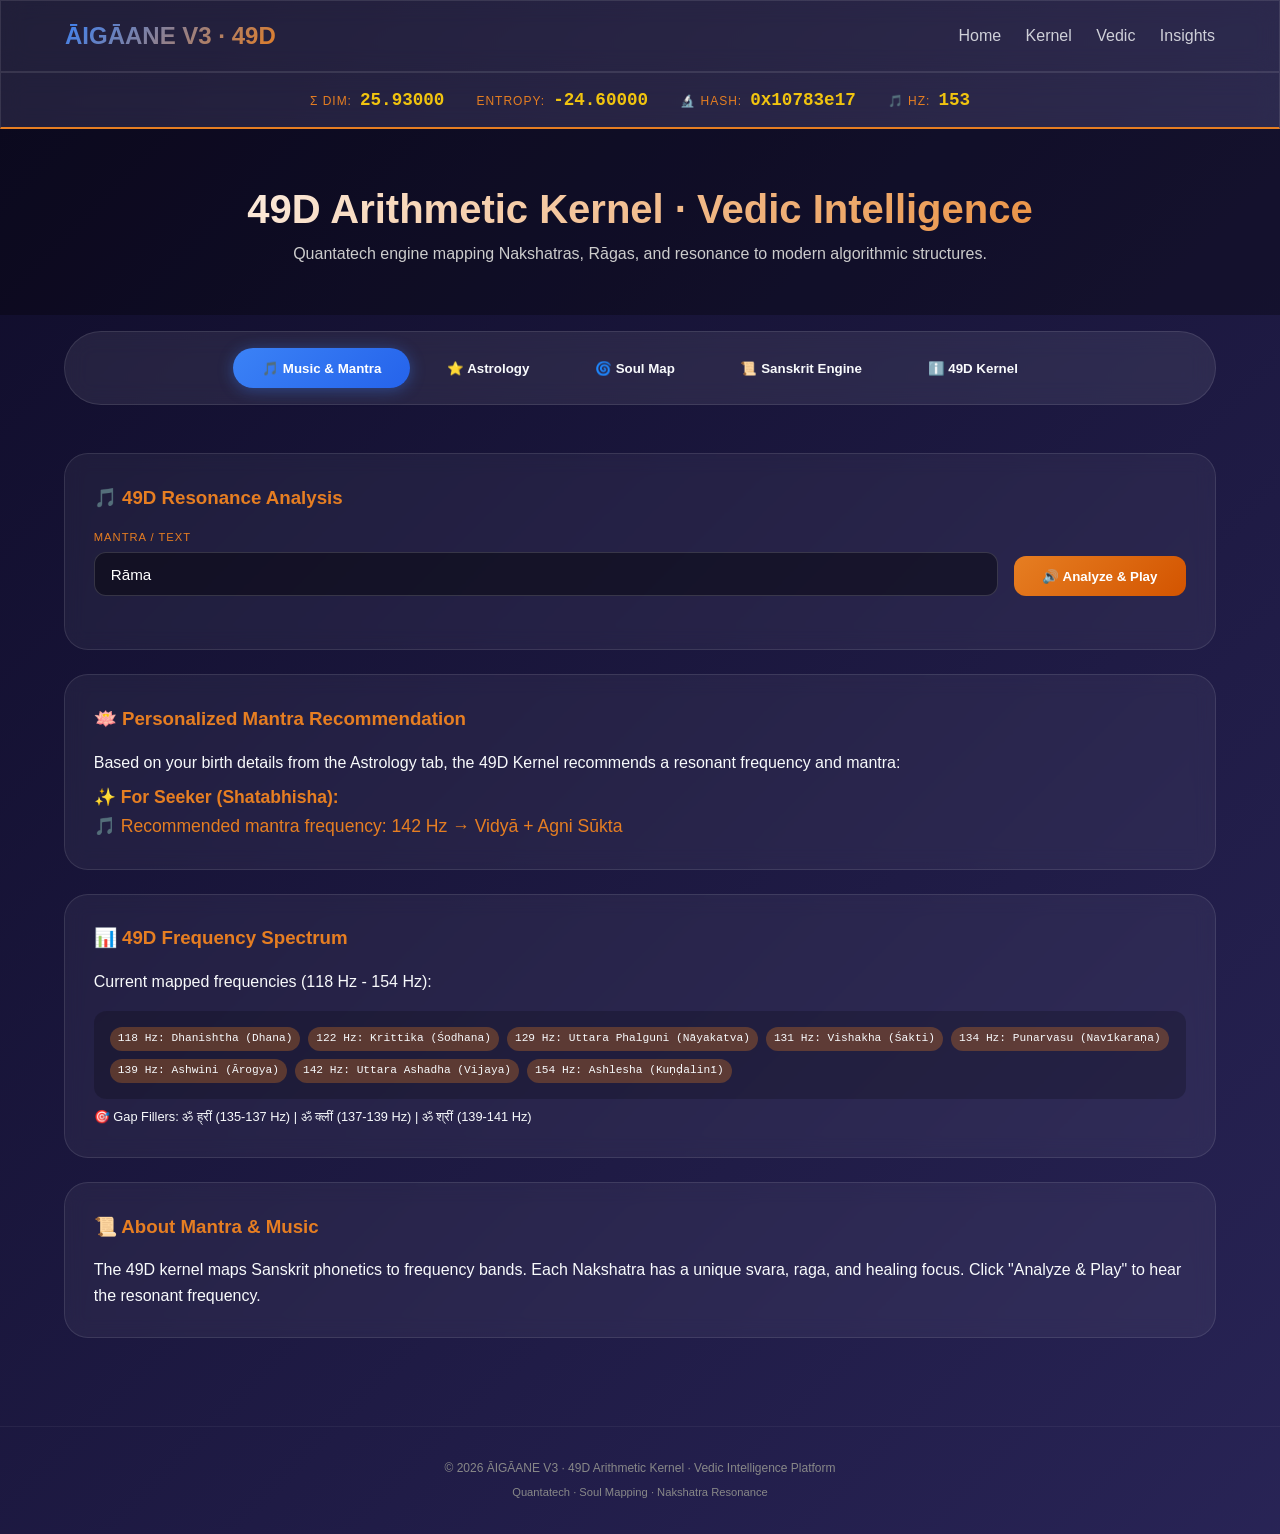
<file: index.html>
<!DOCTYPE html>
<html lang="en">
<head>
    <meta charset="UTF-8">
    <meta name="viewport" content="width=device-width, initial-scale=1.0, user-scalable=yes">
    <title>ĀIGĀANE V3 · 49D Vedic Intelligence Platform</title>
    <style>
        :root {
            --primary: #3b82f6;
            --primary-dark: #2563eb;
            --dark: #0f172a;
            --light: #f8fafc;
            --accent: #e67e22;
            --accent-dark: #d35400;
            --glass-bg: rgba(255,255,255,0.08);
            --glass-border: rgba(255,255,255,0.1);
        }

        * {
            margin: 0;
            padding: 0;
            box-sizing: border-box;
            font-family: 'Segoe UI', Tahoma, Geneva, Verdana, sans-serif;
        }

        body {
            background: linear-gradient(135deg, #0f0c29, #302b63, #24243e);
            color: var(--light);
            line-height: 1.6;
            min-height: 100vh;
            transition: background 0.5s ease;
        }

        header, .kernel-stats, .card, .tabs {
            backdrop-filter: blur(12px);
            background: var(--glass-bg);
            border: 1px solid var(--glass-border);
        }

        header {
            padding: 1rem 5%;
            display: flex;
            justify-content: space-between;
            align-items: center;
            position: sticky;
            top: 0;
            z-index: 1000;
            flex-wrap: wrap;
            gap: 1rem;
        }

        .logo {
            font-size: 1.5rem;
            font-weight: bold;
            background: linear-gradient(135deg, var(--primary), var(--accent));
            -webkit-background-clip: text;
            background-clip: text;
            -webkit-text-fill-color: transparent;
            color: transparent;
            text-decoration: none;
        }

        nav a {
            margin-left: 20px;
            text-decoration: none;
            color: var(--light);
            font-weight: 500;
            transition: color 0.3s;
            opacity: 0.8;
        }

        nav a:hover {
            color: var(--accent);
            opacity: 1;
        }

        .kernel-stats {
            padding: 0.8rem 5%;
            display: flex;
            justify-content: center;
            gap: 2rem;
            flex-wrap: wrap;
            border-bottom: 2px solid var(--accent);
        }

        .stat {
            display: flex;
            align-items: baseline;
            gap: 0.5rem;
        }

        .stat-label {
            font-size: 0.75rem;
            text-transform: uppercase;
            letter-spacing: 1px;
            color: var(--accent);
        }

        .stat-value {
            font-family: monospace;
            font-size: 1.1rem;
            font-weight: bold;
            color: #f1c40f;
        }

        .hero {
            padding: 3rem 5%;
            text-align: center;
            background: rgba(0,0,0,0.3);
        }

        .hero h1 {
            font-size: 2.5rem;
            background: linear-gradient(135deg, #fff, var(--accent));
            -webkit-background-clip: text;
            background-clip: text;
            -webkit-text-fill-color: transparent;
            color: transparent;
        }

        .hero p {
            color: #ccc;
            max-width: 700px;
            margin: 0 auto;
        }

        .tabs {
            display: flex;
            justify-content: center;
            gap: 0.5rem;
            padding: 1rem 5%;
            flex-wrap: wrap;
            margin: 1rem 5%;
            border-radius: 60px;
        }

        .tab-btn {
            padding: 0.8rem 1.8rem;
            border: none;
            background: transparent;
            font-weight: 600;
            cursor: pointer;
            border-radius: 40px;
            transition: all 0.3s;
            color: var(--light);
        }

        .tab-btn:hover {
            background: rgba(59, 130, 246, 0.3);
            color: white;
        }

        .tab-btn.active {
            background: linear-gradient(135deg, var(--primary), var(--primary-dark));
            color: white;
            box-shadow: 0 2px 15px rgba(59, 130, 246, 0.4);
        }

        .content-panel {
            display: none;
            padding: 2rem 5%;
            animation: fadeIn 0.4s ease;
        }

        .content-panel.active {
            display: block;
        }

        @keyframes fadeIn {
            from { opacity: 0; transform: translateY(10px); }
            to { opacity: 1; transform: translateY(0); }
        }

        .card {
            background: rgba(255,255,255,0.05);
            backdrop-filter: blur(10px);
            border-radius: 24px;
            padding: 1.8rem;
            margin-bottom: 1.5rem;
            border: 1px solid rgba(255,255,255,0.1);
            transition: transform 0.3s, box-shadow 0.3s;
        }

        .card:hover {
            transform: translateY(-4px);
            box-shadow: 0 20px 40px rgba(0,0,0,0.3);
        }

        .card h3 {
            color: var(--accent);
            margin-bottom: 1rem;
        }

        .input-group {
            display: flex;
            flex-wrap: wrap;
            gap: 1rem;
            margin-bottom: 1.5rem;
            align-items: flex-end;
        }

        .input-field {
            flex: 1;
            min-width: 180px;
        }

        .input-field label {
            display: block;
            font-size: 0.7rem;
            text-transform: uppercase;
            letter-spacing: 1px;
            color: var(--accent);
            margin-bottom: 0.3rem;
        }

        input, select, textarea {
            width: 100%;
            padding: 0.8rem 1rem;
            background: rgba(0,0,0,0.4);
            border: 1px solid rgba(255,255,255,0.15);
            border-radius: 12px;
            color: white;
            font-size: 0.95rem;
            transition: all 0.2s;
        }

        input:focus, select:focus, textarea:focus {
            outline: none;
            border-color: var(--accent);
            background: rgba(0,0,0,0.6);
        }

        button {
            background: linear-gradient(135deg, var(--accent), var(--accent-dark));
            border: none;
            padding: 0.8rem 1.8rem;
            border-radius: 12px;
            color: white;
            font-weight: 600;
            cursor: pointer;
            transition: transform 0.2s, box-shadow 0.2s;
        }

        button:hover {
            transform: translateY(-2px);
            box-shadow: 0 5px 20px rgba(230, 126, 34, 0.4);
        }

        .result-grid {
            display: grid;
            grid-template-columns: repeat(auto-fit, minmax(250px, 1fr));
            gap: 1rem;
        }

        .result-item {
            border-bottom: 1px solid rgba(255,255,255,0.1);
            padding: 0.8rem 0;
        }

        .result-label {
            font-size: 0.7rem;
            text-transform: uppercase;
            color: var(--accent);
        }

        .result-value {
            font-size: 1rem;
            font-weight: 500;
            margin-top: 0.3rem;
        }

        canvas {
            background: rgba(0,0,0,0.3);
            border-radius: 20px;
            max-width: 100%;
            height: auto;
            border: 1px solid rgba(255,255,255,0.1);
        }

        .phonetic-table {
            width: 100%;
            border-collapse: collapse;
            font-size: 0.8rem;
        }

        .phonetic-table td, .phonetic-table th {
            padding: 0.6rem;
            border: 1px solid rgba(255,255,255,0.1);
            text-align: left;
        }

        .phonetic-table th {
            background: rgba(0,0,0,0.3);
            color: var(--accent);
        }

        .toolbar {
            display: flex;
            gap: 0.5rem;
            margin-bottom: 1rem;
            flex-wrap: wrap;
        }

        .tool-btn {
            background: rgba(255,255,255,0.1);
            color: white;
            padding: 0.5rem 1rem;
            border-radius: 30px;
            font-size: 0.8rem;
        }

        .tool-btn.active {
            background: var(--primary);
        }

        .history-panel {
            max-height: 200px;
            overflow-y: auto;
            margin-top: 1rem;
            padding: 0.5rem;
            border-top: 1px solid rgba(255,255,255,0.1);
        }

        .history-item {
            padding: 0.5rem;
            border-bottom: 1px solid rgba(255,255,255,0.05);
            font-size: 0.8rem;
            cursor: pointer;
        }

        .history-item:hover {
            background: rgba(255,255,255,0.05);
        }

        .frequency-spectrum {
            display: flex;
            flex-wrap: wrap;
            gap: 0.5rem;
            margin-top: 1rem;
            padding: 1rem;
            background: rgba(0,0,0,0.2);
            border-radius: 12px;
        }

        .freq-badge {
            background: rgba(230,126,34,0.3);
            padding: 0.2rem 0.5rem;
            border-radius: 20px;
            font-size: 0.7rem;
            font-family: monospace;
        }

        footer {
            text-align: center;
            padding: 2rem;
            margin-top: 2rem;
            border-top: 1px solid rgba(255,255,255,0.05);
            font-size: 0.75rem;
            color: #888;
        }

        @media (max-width: 768px) {
            .hero h1 { font-size: 1.5rem; }
            .tab-btn { padding: 0.5rem 1rem; font-size: 0.7rem; }
            .content-panel { padding: 1rem; }
            .card { padding: 1rem; }
        }
    </style>
</head>
<body>

<header>
    <a href="#" class="logo">ĀIGĀANE V3 · 49D</a>
    <nav>
        <a href="#hero">Home</a>
        <a href="#features">Kernel</a>
        <a href="#about">Vedic</a>
        <a href="#contact">Insights</a>
    </nav>
</header>

<!-- 49D Kernel Stats Bar -->
<div class="kernel-stats" id="kernelStats">
    <div class="stat"><span class="stat-label">Σ Dim:</span><span class="stat-value" id="sigmaDim">25.48000</span></div>
    <div class="stat"><span class="stat-label">Entropy:</span><span class="stat-value" id="entropy">-7.00765</span></div>
    <div class="stat"><span class="stat-label">🔬 Hash:</span><span class="stat-value" id="hashVal">0x4a0cd26d</span></div>
    <div class="stat"><span class="stat-label">🎵 Hz:</span><span class="stat-value" id="globalFreq">136.1</span></div>
</div>

<!-- Hero Section -->
<section class="hero" id="hero">
    <h1>49D Arithmetic Kernel · Vedic Intelligence</h1>
    <p>Quantatech engine mapping Nakshatras, Rāgas, and resonance to modern algorithmic structures.</p>
</section>

<!-- Tabs -->
<div class="tabs">
    <button class="tab-btn active" data-tab="tab-music">🎵 Music & Mantra</button>
    <button class="tab-btn" data-tab="tab-astrology">⭐ Astrology</button>
    <button class="tab-btn" data-tab="tab-soulmap">🌀 Soul Map</button>
    <button class="tab-btn" data-tab="tab-sanskrit">📜 Sanskrit Engine</button>
    <button class="tab-btn" data-tab="tab-info">ℹ️ 49D Kernel</button>
</div>

<!-- Tab 1: Music & Mantra -->
<div id="tab-music" class="content-panel active">
    <div class="card">
        <h3>🎵 49D Resonance Analysis</h3>
        <div class="input-group">
            <div class="input-field"><label>Mantra / Text</label><input type="text" id="mantraInput" placeholder="e.g., Om Namah Shivaya" value="Rāma"></div>
            <button id="analyzeMantraBtn">🔊 Analyze & Play</button>
        </div>
        <div id="musicResult" style="display:none;">
            <div id="musicAnalysis" class="result-grid"></div>
        </div>
    </div>
    
    <!-- Personalized Mantra Recommendation Card -->
    <div class="card">
        <h3>🪷 Personalized Mantra Recommendation</h3>
        <p>Based on your birth details from the Astrology tab, the 49D Kernel recommends a resonant frequency and mantra:</p>
        <div id="personalizedRecommendation" style="margin-top: 0.5rem; color: var(--accent); font-size: 1.1rem;">
            Enter your birth details in the Astrology tab to get a recommendation.
        </div>
    </div>
    
    <!-- Frequency Spectrum Display -->
    <div class="card">
        <h3>📊 49D Frequency Spectrum</h3>
        <p>Current mapped frequencies (118 Hz - 154 Hz):</p>
        <div class="frequency-spectrum" id="frequencySpectrum">
            <span class="freq-badge">118 Hz: Dhanishtha (Dhana)</span>
            <span class="freq-badge">122 Hz: Krittika (Śodhana)</span>
            <span class="freq-badge">129 Hz: Uttara Phalguni (Nāyakatva)</span>
            <span class="freq-badge">131 Hz: Vishakha (Śakti)</span>
            <span class="freq-badge">134 Hz: Punarvasu (Navīkaraṇa)</span>
            <span class="freq-badge">139 Hz: Ashwini (Ārogya)</span>
            <span class="freq-badge">142 Hz: Uttara Ashadha (Vijaya)</span>
            <span class="freq-badge">154 Hz: Ashlesha (Kuṇḍalinī)</span>
        </div>
        <p style="margin-top: 0.5rem; font-size: 0.8rem;">🎯 Gap Fillers: ॐ ह्रीं (135-137 Hz) | ॐ क्लीं (137-139 Hz) | ॐ श्रीं (139-141 Hz)</p>
    </div>
    
    <div class="card">
        <h3>📜 About Mantra &amp; Music</h3>
        <p>The 49D kernel maps Sanskrit phonetics to frequency bands. Each Nakshatra has a unique svara, raga, and healing focus. Click "Analyze & Play" to hear the resonant frequency.</p>
    </div>
</div>

<!-- Tab 2: Astrology -->
<div id="tab-astrology" class="content-panel">
    <div class="card">
        <h3>⭐ Vedic Astrology · 27 Nakshatras</h3>
        <div class="input-group">
            <div class="input-field"><label>Your Name</label><input type="text" id="userName" value="Seeker"></div>
            <div class="input-field"><label>Birth Year</label><input type="number" id="birthYear" value="1990"></div>
            <div class="input-field"><label>Birth Month</label><input type="number" id="birthMonth" value="6"></div>
            <div class="input-field"><label>Birth Day</label><input type="number" id="birthDay" value="15"></div>
            <div class="input-field"><label>📍 Location</label><input type="text" id="birthLocation" value="Varanasi"></div>
            <button id="generateAstrologyBtn">Generate Nakshatra Report</button>
        </div>
        <div id="astroFullReport" style="display:none;">
            <h3 style="color: var(--accent);">🌟 Nakṣatra Report for <span id="displayName">Seeker</span></h3>
            <div id="astrologyGrid" class="result-grid"></div>
        </div>
    </div>
</div>

<!-- Tab 3: Soul Map -->
<div id="tab-soulmap" class="content-panel">
    <div class="card">
        <h3>🌀 Soul Map · Yantra from Hash</h3>
        <div class="input-group">
            <div class="input-field"><label>Name / Text</label><input type="text" id="soulMapText" value="Rāma"></div>
            <button id="generateSoulMapBtn">🌀 Generate Yantra</button>
            <button id="saveToHistoryBtn" style="background:#2c3e50;">💾 Save to History</button>
        </div>
        <div id="soulMapResult" style="display:none;">
            <div id="soulMapGrid" class="result-grid"></div>
        </div>
        <div id="yantraContainer" style="display:none; text-align:center; margin-top:1rem;">
            <canvas id="yantraCanvas" width="450" height="450" style="width:100%; max-width:450px; height:auto;"></canvas>
            <button id="exportYantraBtn" style="margin-top:0.5rem;">📸 Export as PNG</button>
        </div>
        <div id="historyPanel" class="history-panel">
            <h4>📜 Soul Map History</h4>
            <div id="historyList"></div>
        </div>
    </div>
</div>

<!-- Tab 4: Sanskrit Engine -->
<div id="tab-sanskrit" class="content-panel">
    <div class="card">
        <h3>📜 Sanskrit Engine · IAST ↔ Devanagari</h3>
        <div class="toolbar">
            <button class="tool-btn active" data-tool="transliteration">🔤 Transliteration</button>
            <button class="tool-btn" data-tool="sandhi">⚡ Sandhi Splitter</button>
            <button class="tool-btn" data-tool="lexicon">📖 Lexicon</button>
        </div>
        
        <div id="transliterationPanel" class="sanskrit-panel">
            <div class="input-group">
                <div class="input-field"><label>IAST or Devanagari</label><input type="text" id="translitInput" placeholder="e.g., samskrita or संस्कृत"></div>
                <button id="transliterateBtn">🔄 Convert</button>
            </div>
            <div class="result-item"><div class="result-label">Result</div><div id="translitResult" style="font-size:1.2rem; font-family:monospace;"></div></div>
        </div>
        
        <div id="sandhiPanel" class="sanskrit-panel" style="display:none;">
            <div class="input-group">
                <div class="input-field"><label>Sandhi word (e.g., रामायण)</label><input type="text" id="sandhiInput" placeholder="Enter compound word"></div>
                <button id="splitSandhiBtn">⚡ Split Sandhi</button>
            </div>
            <div class="result-item"><div class="result-label">Split Result</div><div id="sandhiResult"></div></div>
        </div>
        
        <div id="lexiconPanel" class="sanskrit-panel" style="display:none;">
            <div class="input-group">
                <div class="input-field"><label>Search term</label><input type="text" id="lexiconSearch" placeholder="e.g., graha, rāma, dharma"></div>
                <button id="searchLexiconBtn">🔍 Search</button>
            </div>
            <div id="lexiconResult" style="max-height:300px; overflow-y:auto;"></div>
        </div>
    </div>
    
    <div class="card">
        <h3>🔊 Phonetic Reference (IAST)</h3>
        <table class="phonetic-table">
            <thead><tr><th>Devanagari</th><th>IAST</th><th>Pronunciation</th></tr></thead>
            <tbody>
                <tr><td>अ</td><td>a</td><td>as in rural</td></tr>
                <tr><td>आ</td><td>ā</td><td>as in father</td></tr>
                <tr><td>इ</td><td>i</td><td>as in lily</td></tr>
                <tr><td>ई</td><td>ī</td><td>as in police</td></tr>
                <tr><td>उ</td><td>u</td><td>as in full</td></tr>
                <tr><td>ऊ</td><td>ū</td><td>as in rude</td></tr>
                <tr><td>ऋ</td><td>ṛ</td><td>as in merrily</td></tr>
                <tr><td>ए</td><td>e</td><td>as in there</td></tr>
                <tr><td>ऐ</td><td>ai</td><td>as in aisle</td></tr>
                <tr><td>ओ</td><td>o</td><td>as in go</td></tr>
                <tr><td>औ</td><td>au</td><td>as in mouse</td></tr>
                <tr><td>क</td><td>k</td><td>as in kill</td></tr>
                <tr><td>ख</td><td>kh</td><td>as in inkhorn</td></tr>
                <tr><td>ग</td><td>g</td><td>as in gun</td></tr>
                <tr><td>घ</td><td>gh</td><td>as in log-hut</td></tr>
                <tr><td>ङ</td><td>ṅ</td><td>as in sink</td></tr>
                <tr><td>च</td><td>c</td><td>as in church</td></tr>
                <tr><td>छ</td><td>ch</td><td>as in church-hill</td></tr>
                <tr><td>ज</td><td>j</td><td>as in jet</td></tr>
                <tr><td>झ</td><td>jh</td><td>as in hedgehog</td></tr>
                <tr><td>ञ</td><td>ñ</td><td>as in canyon</td></tr>
                <tr><td>ट</td><td>ṭ</td><td>retroflex t</td></tr>
                <tr><td>ठ</td><td>ṭh</td><td>aspirated retroflex t</td></tr>
                <tr><td>ड</td><td>ḍ</td><td>retroflex d</td></tr>
                <tr><td>ढ</td><td>ḍh</td><td>aspirated retroflex d</td></tr>
                <tr><td>ण</td><td>ṇ</td><td>retroflex n</td></tr>
                <tr><td>त</td><td>t</td><td>dental t</td></tr>
                <tr><td>थ</td><td>th</td><td>aspirated dental t</td></tr>
                <tr><td>द</td><td>d</td><td>dental d</td></tr>
                <tr><td>ध</td><td>dh</td><td>aspirated dental d</td></tr>
                <tr><td>न</td><td>n</td><td>dental n</td></tr>
                <tr><td>प</td><td>p</td><td>as in put</td></tr>
                <tr><td>फ</td><td>ph</td><td>as in uphill</td></tr>
                <tr><td>ब</td><td>b</td><td>as in bear</td></tr>
                <tr><td>भ</td><td>bh</td><td>as in abhor</td></tr>
                <tr><td>म</td><td>m</td><td>as in map</td></tr>
                <tr><td>य</td><td>y</td><td>as in yet</td></tr>
                <tr><td>र</td><td>r</td><td>as in red</td></tr>
                <tr><td>ल</td><td>l</td><td>as in hull</td></tr>
                <tr><td>व</td><td>v</td><td>as in ivy</td></tr>
                <tr><td>श</td><td>ś</td><td>as in sure</td></tr>
                <tr><td>ष</td><td>ṣ</td><td>retroflex sh</td></tr>
                <tr><td>स</td><td>s</td><td>as in sun</td></tr>
                <tr><td>ह</td><td>h</td><td>as in hear</td></tr>
                <tr><td>ं</td><td>ṃ</td><td>anusvāra</td></tr>
                <tr><td>ः</td><td>ḥ</td><td>visarga</td></tr>
            </tbody>
        </table>
    </div>
</div>

<!-- Tab 5: 49D Kernel Info -->
<div id="tab-info" class="content-panel">
    <div class="card">
        <h3>🧠 49D Kernel Architecture</h3>
        <div class="result-grid">
            <div class="result-item"><div class="result-label">Dimensions 1-7</div><div class="result-value">Spatial-temporal base coordinates</div></div>
            <div class="result-item"><div class="result-label">Dimensions 8-21</div><div class="result-value">Frequency / Śruti resonance band</div></div>
            <div class="result-item"><div class="result-label">Dimensions 22-49</div><div class="result-value">Anumana predictive layer</div></div>
        </div>
    </div>
    <div class="card">
        <h3>📜 About the Engine</h3>
        <p>Aigaane V3 is a 49-dimensional Vedic arithmetic kernel that unifies Jyotish (astrology), Sanskrit phonetics, mantra resonance, and soul mapping. Each input generates a deterministic hash that maps to one of 27 Nakshatras, 9 Navatara phases, and specific raga/frequency recommendations.</p>
        <p style="margin-top:0.5rem;"><strong>Entropy Range:</strong> -15 to 0 (lower = more concentrated seed mantras)</p>
        <p><strong>Frequency Mapping:</strong> 108 Hz (base) + hash modulation → unique resonant tone</p>
    </div>
</div>

<footer>
    <p>&copy; 2026 ĀIGĀANE V3 · 49D Arithmetic Kernel · Vedic Intelligence Platform</p>
    <p style="font-size: 0.7rem; margin-top: 5px;">Quantatech · Soul Mapping · Nakshatra Resonance</p>
</footer>

<script>
    // ==================== 27 NAKSHATRA DATABASE ====================
    const NAKSHATRA_DATA = [
        { name:"Ashwini", svara:"Ni (komal)", raga:"Bhairav", graha:"Ketu", healing:"Ārogya (swift healing)", gemstone:"Cat's Eye", bija:"A", seed:"Aśva", freq:139 },
        { name:"Bharani", svara:"Ma (tivra)", raga:"Todi", graha:"Venus", healing:"Parivartana (transformation)", gemstone:"Diamond", bija:"Ī", seed:"Īśā", freq:0 },
        { name:"Krittika", svara:"Ga (śuddha)", raga:"Rageshri", graha:"Sun", healing:"Śodhana (purification)", gemstone:"Ruby", bija:"U", seed:"Ulkā", freq:122 },
        { name:"Rohini", svara:"Re (komal)", raga:"Khamaj", graha:"Moon", healing:"Poṣaṇa (nurturing)", gemstone:"Pearl", bija:"AI", seed:"Ena", freq:0 },
        { name:"Mrigashira", svara:"Sa (śuddha)", raga:"Bageshree", graha:"Mars", healing:"Saṃvedana (intuition)", gemstone:"Red Coral", bija:"Ē", seed:"Mriga", freq:0 },
        { name:"Ardra", svara:"Dha (komal)", raga:"Malkauns", graha:"Rahu", healing:"Saṃkṣobha (transformation)", gemstone:"Hessonite", bija:"O", seed:"Rudra", freq:0 },
        { name:"Punarvasu", svara:"Pa (śuddha)", raga:"Yaman", graha:"Jupiter", healing:"Navīkaraṇa (renewal)", gemstone:"Yellow Sapphire", bija:"AU", seed:"Aditi", freq:134 },
        { name:"Pushya", svara:"Ni (komal)", raga:"Darbari", graha:"Saturn", healing:"Pauṣṭi (nourishment)", gemstone:"Blue Sapphire", bija:"AM", seed:"Brhaspati", freq:0 },
        { name:"Ashlesha", svara:"Ga (śuddha)", raga:"Bhimpalasi", graha:"Mercury", healing:"Kuṇḍalinī (healing)", gemstone:"Emerald", bija:"AH", seed:"Nāga", freq:154 },
        { name:"Magha", svara:"Re (komal)", raga:"Bhairav", graha:"Ketu", healing:"Paitṛka (ancestral)", gemstone:"Cat's Eye", bija:"KA", seed:"Pitṛ", freq:0 },
        { name:"Purva Phalguni", svara:"Ma (tivra)", raga:"Khamaj", graha:"Venus", healing:"Vaivāhika (marriage)", gemstone:"Diamond", bija:"KHA", seed:"Bhaga", freq:0 },
        { name:"Uttara Phalguni", svara:"Sa (śuddha)", raga:"Bhoop", graha:"Sun", healing:"Nāyakatva (leadership)", gemstone:"Ruby", bija:"GA", seed:"Aryaman", freq:129 },
        { name:"Hasta", svara:"Dha (komal)", raga:"Yaman", graha:"Moon", healing:"Kauśala (creativity)", gemstone:"Pearl", bija:"GHA", seed:"Savitṛ", freq:0 },
        { name:"Chitra", svara:"Ni (komal)", raga:"Brindavani Sarang", graha:"Mars", healing:"Śilpa (art)", gemstone:"Red Coral", bija:"CA", seed:"Viśva", freq:0 },
        { name:"Swati", svara:"Pa (śuddha)", raga:"Hamsadhwani", graha:"Rahu", healing:"Svātantrya (freedom)", gemstone:"Hessonite", bija:"CHA", seed:"Vāyu", freq:0 },
        { name:"Vishakha", svara:"Ga (śuddha)", raga:"Shankara", graha:"Jupiter", healing:"Śakti (power)", gemstone:"Yellow Sapphire", bija:"JA", seed:"Indra", freq:131 },
        { name:"Anuradha", svara:"Re (komal)", raga:"Malkauns", graha:"Saturn", healing:"Maitrī (friendship)", gemstone:"Blue Sapphire", bija:"JHA", seed:"Mitra", freq:0 },
        { name:"Jyeshtha", svara:"Ma (tivra)", raga:"Darbari", graha:"Mercury", healing:"Śaurya (courage)", gemstone:"Emerald", bija:"ÑA", seed:"Indra", freq:0 },
        { name:"Mula", svara:"Sa (śuddha)", raga:"Malkauns", graha:"Ketu", healing:"Mūla śodhana (root)", gemstone:"Cat's Eye", bija:"ṬA", seed:"Nirṛti", freq:0 },
        { name:"Purva Ashadha", svara:"Dha (komal)", raga:"Khamaj", graha:"Venus", healing:"Śuddhi (purification)", gemstone:"Diamond", bija:"ṬHA", seed:"Apa", freq:0 },
        { name:"Uttara Ashadha", svara:"Ni (komal)", raga:"Bhoop", graha:"Sun", healing:"Vijaya (victory)", gemstone:"Ruby", bija:"ḌA", seed:"Viśve", freq:142 },
        { name:"Shravana", svara:"Pa (śuddha)", raga:"Yaman", graha:"Moon", healing:"Śravaṇa (learning)", gemstone:"Pearl", bija:"ḌHA", seed:"Viṣṇu", freq:0 },
        { name:"Dhanishtha", svara:"Ga (śuddha)", raga:"Brindavani Sarang", graha:"Mars", healing:"Dhana (wealth)", gemstone:"Red Coral", bija:"ṆA", seed:"Vasu", freq:118 },
        { name:"Shatabhisha", svara:"Re (komal)", raga:"Bhairav", graha:"Rahu", healing:"Rahasya (mystery)", gemstone:"Hessonite", bija:"TA", seed:"Varuṇa", freq:0 },
        { name:"Purva Bhadrapada", svara:"Ma (tivra)", raga:"Desh", graha:"Jupiter", healing:"Ādhyātmika jāgaraṇa (awakening)", gemstone:"Yellow Sapphire", bija:"THA", seed:"Aja", freq:0 },
        { name:"Uttara Bhadrapada", svara:"Sa (śuddha)", raga:"Darbari", graha:"Saturn", healing:"Sthiratva (stability)", gemstone:"Blue Sapphire", bija:"DA", seed:"Ahir", freq:0 },
        { name:"Revati", svara:"Dha (komal)", raga:"Bhimpalasi", graha:"Mercury", healing:"Rakṣaṇa (guidance)", gemstone:"Emerald", bija:"DHA", seed:"Pūṣan", freq:0 }
    ];

    const NAVATARA = ["Janma (जन्म)","Sampat (सम्पत्)","Vipat (विपत्)","Kṣema (क्षेम)","Pratyari (प्रत्यरि)","Sādhana (साधन)","Naidhana (नैधन)","Mitra (मित्र)","Ati‑mitra (अतिमित्र)"];

    // Frequency to Mantra mapping for recommendations
    const FREQ_TO_MANTRA = {
        118: "Pavamana Mantra (ॐ अपो ज्योती रसो अमृतम्)",
        122: "Kārtsnya Mantra (कार्त्स्न्य)",
        129: "Hṛdayagranthiḥ Mantra (हृदयग्रन्थिः)",
        131: "Śuśrūṣā Mantra (शुश्रूषा)",
        134: "Vāṅmaya Mantra (वाङ्‌मय)",
        139: "Śakti Mantra (षड्विंशति तत्त्वानि)",
        142: "Vidyā + Agni Sūkta",
        154: "Mahā-Mṛtyuñjaya Mantra (ॐ त्र्यम्बकं यजामहे)"
    };

    // ==================== HELPERS ====================
    function computeHash(str) { let h=0; for(let i=0;i<str.length;i++) h = ((h<<5)-h)+str.charCodeAt(i); return Math.abs(h); }
    
    function get49DStats(text){
        let h=computeHash(text);
        let ent=-(text.length*0.7+new Set(text).size);
        let sigma=25.48+(h%100)/100;
        let freq = 108 + (h % 50);
        return {sigma_dim:sigma.toFixed(5), entropy:ent.toFixed(5), hash:'0x'+h.toString(16).substring(0,8), frequency: freq};
    }
    
    function updateStats(txt){
        let s=get49DStats(txt);
        document.getElementById('sigmaDim').innerText=s.sigma_dim;
        document.getElementById('entropy').innerText=s.entropy;
        document.getElementById('hashVal').innerText=s.hash;
        document.getElementById('globalFreq').innerText=s.frequency;
        
        let entropyVal = parseFloat(s.entropy);
        let shiftSpeed = Math.abs(entropyVal) / 20;
        document.body.style.background = `linear-gradient(135deg, #0f0c29, #302b63, #24243e)`;
        document.body.style.backgroundSize = `${200 + shiftSpeed * 50}% ${200 + shiftSpeed * 50}%`;
    }

    // ==================== WEB AUDIO ====================
    let audioCtx = null;
    function playFrequency(freq, duration=3){
        if(audioCtx === null) audioCtx = new (window.AudioContext || window.webkitAudioContext)();
        let oscillator = audioCtx.createOscillator();
        let gainNode = audioCtx.createGain();
        oscillator.connect(gainNode);
        gainNode.connect(audioCtx.destination);
        oscillator.frequency.value = freq;
        oscillator.type = 'sine';
        gainNode.gain.value = 0.3;
        oscillator.start();
        gainNode.gain.exponentialRampToValueAtTime(0.00001, audioCtx.currentTime + duration);
        oscillator.stop(audioCtx.currentTime + duration);
    }

    // ==================== PERSONALIZED MANTRA RECOMMENDATION ====================
    function recommendMantra(userNakshatra, userHash, userFreq) {
        // Find closest frequency from our mapped spectrum
        const mappedFreqs = [118, 122, 129, 131, 134, 139, 142, 154];
        let closestFreq = mappedFreqs.reduce((prev, curr) => {
            return (Math.abs(curr - userFreq) < Math.abs(prev - userFreq) ? curr : prev);
        });
        
        let mantra = FREQ_TO_MANTRA[closestFreq] || "Chant a mantra resonant with your Nakshatra";
        let recommendation = `🎵 Recommended mantra frequency: ${closestFreq} Hz → ${mantra}`;
        
        // Add Bīja mantra suggestion for gap frequencies
        if (userFreq >= 135 && userFreq <= 141) {
            if (userFreq <= 137) recommendation += `<br>💎 Suggested Bīja: ॐ ह्रीं (135-137 Hz)`;
            else if (userFreq <= 139) recommendation += `<br>💎 Suggested Bīja: ॐ क्लीं (137-139 Hz)`;
            else recommendation += `<br>💎 Suggested Bīja: ॐ श्रीं (139-141 Hz)`;
        }
        
        return recommendation;
    }
    
    function updatePersonalizedMantra() {
        const userName = document.getElementById('userName').value || 'Seeker';
        const birthYear = document.getElementById('birthYear').value || 1990;
        const birthMonth = document.getElementById('birthMonth').value || 6;
        const birthDay = document.getElementById('birthDay').value || 15;
        const seed = userName + birthYear + birthMonth + birthDay;
        const hash = computeHash(seed);
        const idx = hash % 27;
        const userNakshatra = NAKSHATRA_DATA[idx];
        const userFreq = 108 + (hash % 50);
        
        const recommendation = recommendMantra(userNakshatra.name, hash, userFreq);
        
        let recommendationDiv = document.getElementById('personalizedRecommendation');
        if (recommendationDiv) {
            recommendationDiv.innerHTML = `<strong>✨ For ${userName} (${userNakshatra.name}):</strong><br>${recommendation}`;
        }
    }

    // ==================== ASTROLOGY ====================
    function renderAstrology(){
        let name=document.getElementById('userName').value||"Seeker";
        let loc=document.getElementById('birthLocation').value||"Varanasi";
        let y=parseInt(document.getElementById('birthYear').value)||1990;
        let seed=name+y+loc;
        let hash=computeHash(seed);
        let idx=hash%27;
        let n=NAKSHATRA_DATA[idx];
        let navIdx=idx%9;
        document.getElementById('displayName').innerText=name;
        document.getElementById('astrologyGrid').innerHTML=`
            <div class="result-item"><div class="result-label">Nakṣatra</div><div class="result-value">${n.name}</div></div>
            <div class="result-item"><div class="result-label">Pada</div><div class="result-value">${(hash%4)+1}</div></div>
            <div class="result-item"><div class="result-label">Navatara</div><div class="result-value">${NAVATARA[navIdx]}</div></div>
            <div class="result-item"><div class="result-label">Ruling Graha</div><div class="result-value">${n.graha}</div></div>
            <div class="result-item"><div class="result-label">Sugata Rāga</div><div class="result-value">${n.raga}</div></div>
            <div class="result-item"><div class="result-label">Bīja Mantra</div><div class="result-value">Oṁ ${n.bija.toLowerCase()} ${n.seed.toLowerCase()} namaḥ</div></div>
            <div class="result-item"><div class="result-label">Healing Focus</div><div class="result-value">${n.healing}</div></div>
            <div class="result-item"><div class="result-label">Ratna (Gemstone)</div><div class="result-value">${n.gemstone}</div></div>
            <div class="result-item"><div class="result-label">49D Hash</div><div class="result-value">0x${hash.toString(16)}</div></div>
        `;
        updateStats(seed);
        updatePersonalizedMantra();
    }
    
    document.getElementById('generateAstrologyBtn').addEventListener('click',()=>{ 
        renderAstrology(); 
        document.getElementById('astroFullReport').style.display='block'; 
    });

    // ==================== MUSIC ====================
    document.getElementById('analyzeMantraBtn').addEventListener('click',()=>{
        let txt=document.getElementById('mantraInput').value.trim()||"Rāma";
        let hash=computeHash(txt);
        let idx=hash%27;
        let n=NAKSHATRA_DATA[idx];
        let freq=108+(hash%50);
        document.getElementById('musicResult').style.display='block';
        document.getElementById('musicAnalysis').innerHTML=`
            <div class="result-item"><div class="result-label">Text</div><div class="result-value">${txt}</div></div>
            <div class="result-item"><div class="result-label">49D Hash</div><div class="result-value">0x${hash.toString(16)}</div></div>
            <div class="result-item"><div class="result-label">Nakṣatra</div><div class="result-value">${n.name}</div></div>
            <div class="result-item"><div class="result-label">Sugata Rāga</div><div class="result-value">${n.raga}</div></div>
            <div class="result-item"><div class="result-label">Resonant Frequency</div><div class="result-value">${freq} Hz</div></div>
            <div class="result-item"><div class="result-label">Healing Focus</div><div class="result-value">${n.healing}</div></div>
        `;
        updateStats(txt);
        playFrequency(freq, 3);
    });

    // ==================== SOUL MAP ====================
    function drawYantra(hash){
        let c=document.getElementById('yantraCanvas'), ctx=c.getContext('2d');
        let size=450, cx=size/2;
        c.width=size; c.height=size;
        ctx.fillStyle='rgba(0,0,0,0.3)'; ctx.fillRect(0,0,size,size);
        ctx.strokeStyle='#3b82f6'; ctx.lineWidth=3; ctx.beginPath(); ctx.arc(cx,cx,180,0,Math.PI*2); ctx.stroke();
        let seed=hash%360;
        ctx.strokeStyle='#e67e22'; ctx.lineWidth=2;
        for(let i=0;i<6;i++){ let ang=(i*60+seed)*Math.PI/180; let x=cx+140*Math.cos(ang), y=cx+140*Math.sin(ang); ctx.beginPath(); ctx.moveTo(cx,cx); ctx.lineTo(x,y); ctx.stroke(); }
        ctx.fillStyle='#f1c40f'; ctx.beginPath(); ctx.arc(cx,cx,12,0,Math.PI*2); ctx.fill();
    }
    
    let soulHistory = JSON.parse(localStorage.getItem('aigaane_soul_history') || '[]');
    function renderHistory(){
        let container = document.getElementById('historyList');
        if(!container) return;
        container.innerHTML = soulHistory.slice(-10).reverse().map(item => 
            `<div class="history-item" onclick="loadHistoryItem('${item.text}')">
                <strong>${item.text}</strong> - ${item.nakshatra}<br>
                <small style="color:#888;">${new Date(item.timestamp).toLocaleString()}</small>
            </div>`
        ).join('');
    }
    function saveToHistory(text, nakshatra){
        soulHistory.unshift({text, nakshatra, timestamp: Date.now()});
        if(soulHistory.length > 20) soulHistory.pop();
        localStorage.setItem('aigaane_soul_history', JSON.stringify(soulHistory));
        renderHistory();
    }
    window.loadHistoryItem = function(text){
        document.getElementById('soulMapText').value = text;
        generateSoulMap();
    };
    
    function generateSoulMap(){
        let txt=document.getElementById('soulMapText').value.trim()||"Rāma";
        let hash=computeHash(txt);
        let idx=hash%27;
        let n=NAKSHATRA_DATA[idx];
        document.getElementById('soulMapResult').style.display='block';
        document.getElementById('soulMapGrid').innerHTML=`
            <div class="result-item"><div class="result-label">Text</div><div class="result-value">${txt}</div></div>
            <div class="result-item"><div class="result-label">Ātma Kāraka</div><div class="result-value">${n.graha}</div></div>
            <div class="result-item"><div class="result-label">Nakṣatra</div><div class="result-value">${n.name}</div></div>
            <div class="result-item"><div class="result-label">Life Purpose</div><div class="result-value">${n.healing}</div></div>
        `;
        drawYantra(hash);
        document.getElementById('yantraContainer').style.display='block';
        updateStats(txt);
        saveToHistory(txt, n.name);
    }
    
    document.getElementById('generateSoulMapBtn').addEventListener('click', generateSoulMap);
    document.getElementById('saveToHistoryBtn').addEventListener('click', ()=>{
        let txt=document.getElementById('soulMapText').value.trim()||"Rāma";
        let hash=computeHash(txt);
        let idx=hash%27;
        let n=NAKSHATRA_DATA[idx];
        saveToHistory(txt, n.name);
        alert('💾 Saved to Soul Map History');
    });
    document.getElementById('exportYantraBtn').addEventListener('click',()=>{ 
        let canvas=document.getElementById('yantraCanvas');
        let link=document.createElement('a');
        link.download='aigaane_yantra.png';
        link.href=canvas.toDataURL();
        link.click();
    });
    renderHistory();

    // ==================== SANSKRIT ENGINE - IAST FUNCTIONS ====================
    const DEVANAGARI_MAP = {
        'अ': 'a', 'आ': 'ā', 'इ': 'i', 'ई': 'ī', 'उ': 'u', 'ऊ': 'ū',
        'ऋ': 'ṛ', 'ॠ': 'ṝ', 'ऌ': 'ḷ', 'ॡ': 'ḹ', 'ए': 'e', 'ऐ': 'ai', 'ओ': 'o', 'औ': 'au',
        'क': 'k', 'ख': 'kh', 'ग': 'g', 'घ': 'gh', 'ङ': 'ṅ',
        'च': 'c', 'छ': 'ch', 'ज': 'j', 'झ': 'jh', 'ञ': 'ñ',
        'ट': 'ṭ', 'ठ': 'ṭh', 'ड': 'ḍ', 'ढ': 'ḍh', 'ण': 'ṇ',
        'त': 't', 'थ': 'th', 'द': 'd', 'ध': 'dh', 'न': 'n',
        'प': 'p', 'फ': 'ph', 'ब': 'b', 'भ': 'bh', 'म': 'm',
        'य': 'y', 'र': 'r', 'ल': 'l', 'व': 'v',
        'श': 'ś', 'ष': 'ṣ', 'स': 's', 'ह': 'h',
        'ा': 'ā', 'ि': 'i', 'ी': 'ī', 'ु': 'u', 'ू': 'ū',
        'ृ': 'ṛ', 'ॄ': 'ṝ', 'े': 'e', 'ै': 'ai', 'ो': 'o', 'ौ': 'au',
        'ं': 'ṃ', 'ः': 'ḥ', 'ँ': 'ṃ', '्': '', 'ऽ': 'a', 'ॐ': 'om'
    };
    
    function devanagariToIAST(text) {
        if (!text) return '';
        text = text.normalize('NFC');
        let result = '';
        let i = 0;
        const len = text.length;
        const isVowelSign = (ch) => 'ािीुूृॄेैोौ'.includes(ch);
        const isConsonant = (ch) => 'कखगघङचछजझञटठडढणतथदधनपफबभमयरलवशषसह'.includes(ch);
        const getConsonantBase = (ch) => {
            const map = {'क':'k','ख':'kh','ग':'g','घ':'gh','ङ':'ṅ','च':'c','छ':'ch','ज':'j','झ':'jh','ञ':'ñ',
                'ट':'ṭ','ठ':'ṭh','ड':'ḍ','ढ':'ḍh','ण':'ṇ','त':'t','थ':'th','द':'d','ध':'dh','न':'n',
                'प':'p','फ':'ph','ब':'b','भ':'bh','म':'m','य':'y','र':'r','ल':'l','व':'v','श':'ś','ष':'ṣ','स':'s','ह':'h'};
            return map[ch] || ch;
        };
        
        while (i < len) {
            const current = text[i];
            if (i + 2 < len && text[i+1] === '्') {
                const cons1 = getConsonantBase(text[i]);
                const cons2 = getConsonantBase(text[i+2]);
                result += cons1 + cons2;
                i += 3;
                continue;
            }
            if (isVowelSign(current)) {
                const vowelMap = {'ा':'ā','ि':'i','ी':'ī','ु':'u','ू':'ū','ृ':'ṛ','ॄ':'ṝ','े':'e','ै':'ai','ो':'o','ौ':'au'};
                result += vowelMap[current] || current;
                i++;
                continue;
            }
            if (DEVANAGARI_MAP[current]) {
                result += DEVANAGARI_MAP[current];
                i++;
                continue;
            }
            if (current === 'ं') { result += 'ṃ'; i++; continue; }
            if (current === 'ः') { result += 'ḥ'; i++; continue; }
            if (current === '्') { i++; continue; }
            result += current;
            i++;
        }
        
        result = result.split(' ').map(word => {
            if (word.match(/[ṃḥ]$/)) return word;
            if (word.match(/[aāīūṛṝeou]$/)) return word;
            if (word.match(/[kgcchjñṭtḍdnpbmyrlvśṣsh]$/i)) return word + 'a';
            return word;
        }).join(' ');
        
        result = result.replace(/aa/g, 'ā').replace(/ii/g, 'ī').replace(/uu/g, 'ū');
        result = result.replace(/āu/g, 'au').replace(/āi/g, 'ai');
        result = result.replace(/ṃ([^aeiouāīū])/g, 'ṃ$1');
        return result;
    }
    
    function iastToDevanagari(text) {
        if (!text) return '';
        const iastMap = {};
        for (let [k, v] of Object.entries(DEVANAGARI_MAP)) if (v) iastMap[v] = k;
        let result = '', i = 0;
        while (i < text.length) {
            let matched = false;
            for (let l = Math.min(3, text.length - i); l >= 1; l--) {
                const sub = text.substr(i, l);
                if (iastMap[sub]) { result += iastMap[sub]; i += l; matched = true; break; }
            }
            if (!matched) { result += text[i]; i++; }
        }
        return result;
    }
    
    document.getElementById('transliterateBtn').addEventListener('click', () => {
        const input = document.getElementById('translitInput').value.trim();
        if (!input) { document.getElementById('translitResult').innerHTML = 'Please enter text'; return; }
        const isDevanagari = /[\u0900-\u097F]/.test(input);
        const output = isDevanagari ? devanagariToIAST(input) : iastToDevanagari(input);
        document.getElementById('translitResult').innerHTML = output;
        updateStats(output);
    });
    
    document.getElementById('splitSandhiBtn').addEventListener('click', () => {
        const inp = document.getElementById('sandhiInput').value.trim();
        if (!inp) return;
        document.getElementById('sandhiResult').innerHTML = `
            <div><strong>${inp}</strong> → possible splits:</div>
            <div>• ${inp.slice(0,-2)} + ${inp.slice(-2)}</div>
            <div>• ${inp.slice(0,-3)} + ${inp.slice(-3)}</div>
        `;
    });
    
    const lexicon = {
        'graha':'Planet','rāma':'Pleasant','kṛṣṇa':'Dark','deva':'God','agni':'Fire','sūrya':'Sun',
        'candra':'Moon','dharma':'Duty','karma':'Action','yoga':'Union','mantra':'Sacred formula',
        'veda':'Knowledge','guru':'Teacher','mokṣa':'Liberation','oṃ':'Primordial','nakṣatra':'Lunar mansion',
        'tattva':'Element','chand':'Meter','rasa':'Emotion','svara':'Note','raga':'Melody'
    };
    function displayLexicon(term){
        let html = '';
        for(let [w,m] of Object.entries(lexicon)) if(w.includes(term)) html+=`<div class="result-item"><strong>${w}</strong> — ${m}</div>`;
        if(!html) html='<div class="result-item">No terms found. Try "graha", "rāma", "karma"...</div>';
        document.getElementById('lexiconResult').innerHTML = html;
    }
    document.getElementById('searchLexiconBtn').addEventListener('click',()=>displayLexicon(document.getElementById('lexiconSearch').value.trim().toLowerCase()));
    displayLexicon('');
    
    document.querySelectorAll('.tool-btn').forEach(btn=>{
        btn.addEventListener('click',()=>{
            document.querySelectorAll('.tool-btn').forEach(b=>b.classList.remove('active'));
            btn.classList.add('active');
            const tool=btn.getAttribute('data-tool');
            document.querySelectorAll('.sanskrit-panel').forEach(p=>p.style.display='none');
            document.getElementById(`${tool}Panel`).style.display='block';
        });
    });

    // ==================== GLOBAL STATE OBSERVER ====================
    document.querySelectorAll('input').forEach(input => {
        input.addEventListener('input', (e) => {
            let globalSeed = Array.from(document.querySelectorAll('input')).map(i => i.value).join('');
            updateStats(globalSeed || "AIGAANE");
        });
    });

    // ==================== TAB SWITCHING ====================
    document.querySelectorAll('.tab-btn').forEach(btn => {
        btn.addEventListener('click', () => {
            document.querySelectorAll('.tab-btn').forEach(b => b.classList.remove('active'));
            btn.classList.add('active');
            document.querySelectorAll('.content-panel').forEach(panel => panel.classList.remove('active'));
            document.getElementById(btn.getAttribute('data-tab')).classList.add('active');
        });
    });

    // ==================== INIT ====================
    updateStats("AIGAANE");
    renderAstrology();
    document.getElementById('astroFullReport').style.display = 'block';
    updatePersonalizedMantra();
</script>
</body>
</html>
</file>
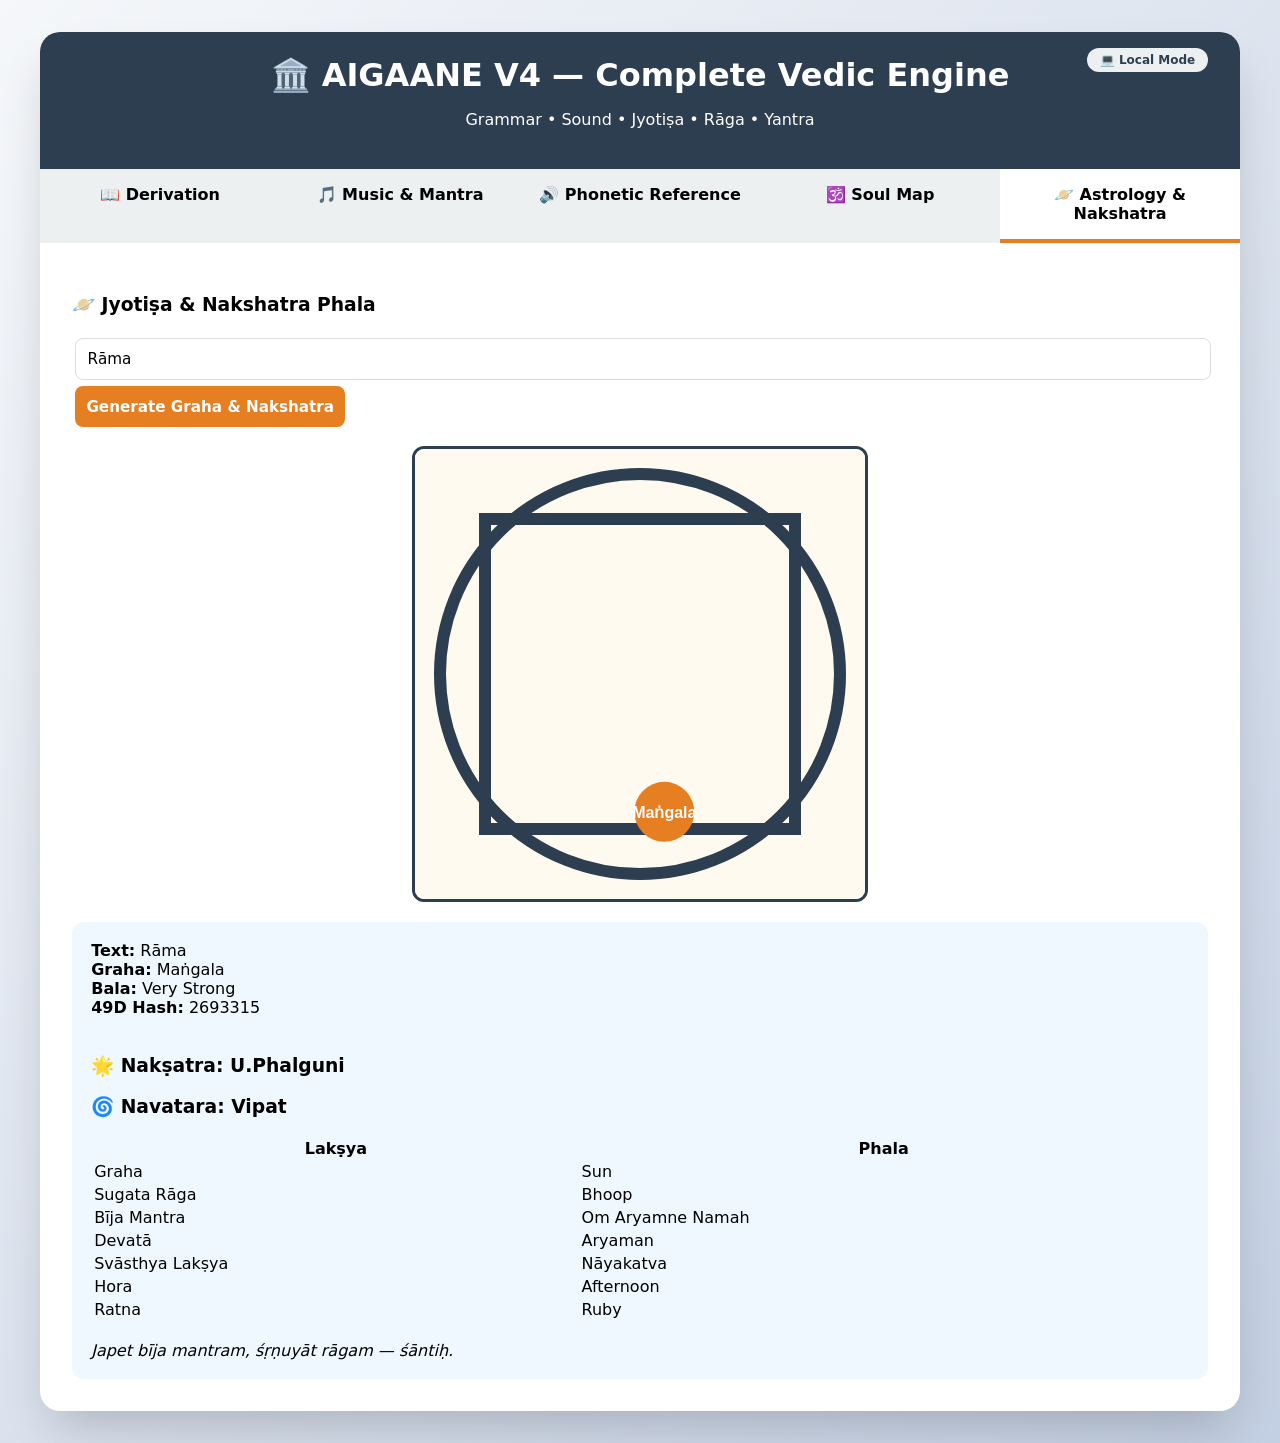
<file: index-final.html>
﻿<!DOCTYPE html>
<html lang="en">
<head>
    <meta charset="UTF-8">
    <meta name="viewport" content="width=device-width, initial-scale=1.0">
    <title>AIGAANE V4 — Complete Vedic Engine | IAST | Nakshatra | Rāga</title>
    <style>
        :root { --primary: #2c3e50; --accent: #e67e22; }
        * { box-sizing: border-box; font-family: system-ui, 'Segoe UI', sans-serif; }
        body { margin:0; background: linear-gradient(135deg, #f5f7fa, #c3cfe2); min-height:100vh; }
        .container { max-width: 1200px; margin: 2rem auto; background: white; border-radius: 20px; box-shadow: 0 25px 50px -12px rgba(0,0,0,0.2); overflow: hidden; }
        .header { background: var(--primary); color: white; padding: 1.5rem 2rem; text-align: center; position: relative; }
        .header h1 { margin:0; font-size: 2rem; }
        .mode-toggle { position: absolute; top: 1rem; right: 2rem; background: #ecf0f1; padding: 0.3rem 0.8rem; border-radius: 40px; font-size: 0.75rem; cursor: pointer; color: #2c3e50; font-weight: bold; }
        .mode-toggle.active { background: var(--accent); color: white; }
        .tabs { display: flex; background: #ecf0f1; flex-wrap: wrap; }
        .tab { flex:1; padding:1rem; text-align:center; cursor:pointer; font-weight:600; transition:0.2s; }
        .tab.active { background:white; border-bottom:4px solid var(--accent); }
        .content { padding:2rem; min-height:600px; }
        .hidden { display:none; }
        input, select, textarea, button { padding:0.7rem; font-size:0.95rem; border-radius:8px; border:1px solid #ddd; margin:0.2rem; }
        button { background: var(--accent); color:white; border:none; font-weight:bold; cursor:pointer; }
        button:hover { background:#d35400; }
        .final { font-size:2rem; font-weight:bold; background:#f1c40f; display:inline-block; padding:0.4rem 1.2rem; border-radius:12px; margin:0.8rem 0; }
        .step { background:#f8f9fa; padding:0.8rem; margin:0.6rem 0; border-left:5px solid #3498db; border-radius:10px; }
        .phonetic-table { width:100%; border-collapse:collapse; margin-bottom:1rem; font-size:0.9rem; }
        .phonetic-table td, .phonetic-table th { padding:0.5rem; border:1px solid #ddd; }
        .phonetic-table th { background:#2c3e50; color:white; }
        canvas { border:3px solid #2c3e50; border-radius:12px; background:#fffaf0; max-width:100%; height:auto; }
        .result-box { background:#f0f8ff; padding:1.2rem; border-radius:12px; margin-top:1rem; }
        @media (max-width:800px) { .tab { padding:0.6rem; font-size:0.8rem; } .content { padding:1rem; } }
    </style>
</head>
<body>
<div class="container">
    <div class="header">
        <h1>🏛️ AIGAANE V4 — Complete Vedic Engine</h1>
        <p>Grammar • Sound • Jyotiṣa • Rāga • Yantra</p>
        <div id="modeToggle" class="mode-toggle">💻 Local Mode</div>
    </div>
    <div class="tabs">
        <div class="tab" onclick="switchTab(0)">📖 Derivation</div>
        <div class="tab" onclick="switchTab(1)">🎵 Music & Mantra</div>
        <div class="tab" onclick="switchTab(2)">🔊 Phonetic Reference</div>
        <div class="tab" onclick="switchTab(3)">🕉️ Soul Map</div>
        <div class="tab active" onclick="switchTab(4)">🪐 Astrology & Nakshatra</div>
    </div>

    <!-- Tab 0: Derivation -->
    <div class="content hidden" id="tab0">
        <div style="display:flex; gap:0.5rem; flex-wrap:wrap; margin-bottom:1rem;">
            <input type="text" id="stem" value="pitṛ" placeholder="Stem (pitṛ, deva, agni)" style="flex:2">
            <select id="case"><option>nominative</option><option selected>accusative</option><option>instrumental</option></select>
            <select id="number"><option>singular</option><option>dual</option><option selected>plural</option></select>
            <button onclick="runDerivation()">🌿 Derive</button>
        </div>
        <div id="playgroundResult"></div>
        <div style="background:#eef; padding:0.8rem; border-radius:8px; font-size:0.85rem;">
            💡 <strong>Examples:</strong> 
            <code onclick="setExample('pitṛ','accusative','plural')">pitṛ + Acc.Pl. → pitṝn</code> | 
            <code onclick="setExample('pitṛ','nominative','dual')">pitṛ + Nom.Du. → pitarau</code> | 
            <code onclick="setExample('deva','instrumental','singular')">deva + Instr.Sg. → devena</code>
        </div>
    </div>

    <!-- Tab 1: Music & Mantra -->
    <div class="content hidden" id="tab1">
        <h3>📜 Laghu‑Guru Meter</h3>
        <textarea id="verseInput" rows="2" style="width:100%" placeholder="Enter Sanskrit text"></textarea>
        <button onclick="scanProsody()">Scan Meter</button>
        <div id="meterResult" class="result-box"></div>

        <h3>🧘 Mantra Generator</h3>
        <select id="deitySelect"><option value="">Random</option><option>śiva</option><option>viṣṇu</option><option>devī</option></select>
        <select id="intentionSelect"><option value="">Random</option><option>śānti</option><option>dharma</option></select>
        <button onclick="generateMantra()">✨ Generate</button>
        <div id="generatedMantra" class="result-box"></div>

        <h3>🎵 49D Frequency & Rāga</h3>
        <input type="text" id="mantra49d" style="width:100%" placeholder="Enter mantra or text">
        <button onclick="analyze49d()">Analyze Resonance</button>
        <div id="mantra49dResult" class="result-box"></div>
        <div id="ragaSuggestion" class="result-box"></div>
    </div>

    <!-- Tab 2: Phonetic Reference -->
    <div class="content hidden" id="tab2">
        <h3>Vowels (IAST)</h3>
        <table class="phonetic-table"><thead><tr><th>Devanagari</th><th>IAST</th><th>Pronunciation</th></tr></thead><tbody>
            <tr><td>अ</td><td>a</td><td>as a in rural</td></tr>
            <tr><td>आ</td><td>ā</td><td>as a in father</td></tr>
            <tr><td>इ</td><td>i</td><td>as i in lily</td></tr>
            <tr><td>ई</td><td>ī</td><td>as i in police</td></tr>
            <tr><td>उ</td><td>u</td><td>as u in bush</td></tr>
            <tr><td>ऊ</td><td>ū</td><td>as u in rude</td></tr>
            <tr><td>ऋ</td><td>ṛ</td><td>as ri in merrily</td></tr>
            <tr><td>ॠ</td><td>ṝ</td><td>as ri in marine</td></tr>
            <tr><td>ए</td><td>e</td><td>as e in there</td></tr>
            <tr><td>ऐ</td><td>ai</td><td>as in aisle</td></tr>
            <tr><td>ओ</td><td>o</td><td>as in go</td></tr>
            <tr><td>औ</td><td>au</td><td>as ou in mouse</td></tr>
        </tbody></table>
        <h3>Consonants (IAST)</h3>
        <table class="phonetic-table"><thead><tr><th>Devanagari</th><th>IAST</th><th>Pronunciation</th></tr></thead><tbody>
            <tr><td>क</td><td>k</td><td>as k in kill</td></tr>
            <tr><td>ख</td><td>kh</td><td>as kh in inkhorn</td></tr>
            <tr><td>ग</td><td>g</td><td>as g in gun</td></tr>
            <tr><td>घ</td><td>gh</td><td>as gh in log-hut</td></tr>
            <tr><td>ङ</td><td>ṅ</td><td>as n in sink</td></tr>
            <tr><td>च</td><td>c</td><td>as ch in church</td></tr>
            <tr><td>छ</td><td>ch</td><td>as chh in church-hill</td></tr>
            <tr><td>ज</td><td>j</td><td>as j in jet</td></tr>
            <tr><td>झ</td><td>jh</td><td>as dgeh in hedgehog</td></tr>
            <tr><td>ञ</td><td>ñ</td><td>as n in none</td></tr>
            <tr><td>ट</td><td>ṭ</td><td>as t in true (retroflex)</td></tr>
            <tr><td>ठ</td><td>ṭh</td><td>as th in ant-hill (retroflex)</td></tr>
            <tr><td>ड</td><td>ḍ</td><td>as d in drum (retroflex)</td></tr>
            <tr><td>ढ</td><td>ḍh</td><td>as dh in red-haired (retroflex)</td></tr>
            <tr><td>ण</td><td>ṇ</td><td>as n in none (retroflex)</td></tr>
            <tr><td>त</td><td>t</td><td>as t in water (dental)</td></tr>
            <tr><td>थ</td><td>th</td><td>as th in nut-hook</td></tr>
            <tr><td>द</td><td>d</td><td>as d in dice (dental)</td></tr>
            <tr><td>ध</td><td>dh</td><td>as dh in adhere</td></tr>
            <tr><td>न</td><td>n</td><td>as n in not</td></tr>
            <tr><td>प</td><td>p</td><td>as p in put</td></tr>
            <tr><td>फ</td><td>ph</td><td>as ph in uphill</td></tr>
            <tr><td>ब</td><td>b</td><td>as b in bear</td></tr>
            <tr><td>भ</td><td>bh</td><td>as bh in abhor</td></tr>
            <tr><td>म</td><td>m</td><td>as m in map</td></tr>
            <tr><td>य</td><td>y</td><td>as y in yet</td></tr>
            <tr><td>र</td><td>r</td><td>as r in red</td></tr>
            <tr><td>ल</td><td>l</td><td>as l in hull</td></tr>
            <tr><td>व</td><td>v</td><td>as v in ivy</td></tr>
            <tr><td>श</td><td>ś</td><td>as s in sure</td></tr>
            <tr><td>ष</td><td>ṣ</td><td>as sh in shun (retroflex)</td></tr>
            <tr><td>स</td><td>s</td><td>as s in sun</td></tr>
            <tr><td>ह</td><td>h</td><td>as h in hear</td></tr>
            <tr><td>ं</td><td>ṃ</td><td>anusvāra (nasal)</td></tr>
            <tr><td>ः</td><td>ḥ</td><td>visarga (final aspirate)</td></tr>
        </tbody></table>
    </div>

    <!-- Tab 3: Soul Map -->
    <div class="content hidden" id="tab3">
        <h3>🕉️ Yantra Visualization</h3>
        <input type="text" id="yantraText" style="width:100%" value="Om">
        <button onclick="generateYantra()">Generate Yantra</button>
        <button id="exportYantraBtn" style="background:#2c3e50;">📸 Export PNG</button>
        <div style="text-align:center;margin-top:1rem"><canvas id="yantraCanvas" width="450" height="450"></canvas></div>
        <div id="yantraInfo" class="result-box"></div>
    </div>

    <!-- Tab 4: Astrology -->
    <div class="content" id="tab4">
        <h3>🪐 Jyotiṣa & Nakshatra Phala</h3>
        <input type="text" id="astroText" style="width:100%" value="Rāma">
        <button onclick="generateAstroMap()">Generate Graha & Nakshatra</button>
        <div style="text-align:center;margin-top:1rem"><canvas id="astroCanvas" width="450" height="450"></canvas></div>
        <div id="astroResult" class="result-box"></div>
    </div>
</div>

<script>
// ==== CORE FUNCTIONS ====
function switchTab(n) {
    document.querySelectorAll('.content').forEach((el,i)=>el.classList.toggle('hidden',i!==n));
    document.querySelectorAll('.tab').forEach((el,i)=>el.classList.toggle('active',i===n));
    if (n===3) generateYantra();
    if (n===4) generateAstroMap();
}

function setExample(stem, caseName, number) {
    document.getElementById('stem').value = stem;
    document.getElementById('case').value = caseName;
    document.getElementById('number').value = number;
    runDerivation();
}

function get49D(text) {
    let h = 0;
    for (let i = 0; i < text.length; i++) h = ((h << 5) - h) + text.charCodeAt(i);
    h = Math.abs(h);
    let ent = -(text.length * 0.7 + new Set(text).size);
    return { hash: h, entropy: parseFloat(ent.toFixed(2)) };
}

function playTone(freq, dur) {
    let ctx = new (window.AudioContext || window.webkitAudioContext)();
    let o = ctx.createOscillator(), g = ctx.createGain();
    o.connect(g); g.connect(ctx.destination);
    o.frequency.value = freq; o.type = 'sine'; g.gain.value = 0.3;
    o.start(); g.gain.exponentialRampToValueAtTime(0.001, ctx.currentTime + dur);
    o.stop(ctx.currentTime + dur);
}

// ==== DERIVATION ====
function derive(stem, caseName, number) {
    let steps = [], stemType = stem.endsWith("ṛ") ? "ṛ" : stem.endsWith("a") ? "a" : "other";
    let isStrong = (caseName === "nominative" || caseName === "accusative");
    let transformed = stem;
    if (stemType === "ṛ") {
        if (number === "plural" && caseName === "accusative") transformed = stem.replace("ṛ", "ṝ");
        else if (isStrong) transformed = stem.replace("ṛ", "ār");
        else transformed = stem.replace("ṛ", "r");
    }
    let endings = { "a_nominative_singular": "ḥ", "a_instrumental_singular": "ena", "ṛ_nominative_singular": "ā", "ṛ_nominative_dual": "au", "ṛ_accusative_plural": "n", "ṛ_instrumental_singular": "ā" };
    let ending = endings[`${stemType}_${caseName}_${number}`] || "";
    let finalForm = transformed + ending;
    return { finalForm, steps: [
        { desc: `Input: ${stem} → ${caseName} ${number}` },
        { desc: `Strength: ${isStrong ? "strong" : "weak"}`, rule: "Sarvanāmasthāna" },
        { desc: `Transformed stem`, before: stem, after: transformed },
        { desc: `Added ending ${ending}`, before: `${transformed}+${ending}`, after: finalForm }
    ] };
}

function runDerivation() {
    let s = document.getElementById('stem').value, c = document.getElementById('case').value, n = document.getElementById('number').value, r = derive(s, c, n);
    let html = `<div class="final">${r.finalForm}</div><h3>Steps</h3>`;
    r.steps.forEach(st => {
        html += `<div class="step"><strong>${st.desc}</strong>${st.rule ? ` <span style="background:#eef;padding:2px 8px;border-radius:20px">${st.rule}</span>` : ''}${st.before ? `<div style="margin-top:5px">${st.before} → <strong>${st.after}</strong></div>` : ''}</div>`;
    });
    document.getElementById('playgroundResult').innerHTML = html;
}

// ==== PROSODY ====
function isGuru(s) {
    let long = "āīūṝeoai", short = "aiuṛḷ";
    for (let ch of s) if (long.includes(ch)) return true;
    for (let i = 0; i < s.length; i++) if (short.includes(s[i])) {
        for (let j = i + 1; j < s.length; j++) if (s[j] === 'ṃ' || s[j] === 'ḥ') return true;
        break;
    } return false;
}

function scanProsody() {
    let t = document.getElementById('verseInput').value.trim();
    if (!t) { document.getElementById('meterResult').innerHTML = "Enter text"; return; }
    let syl = t.match(/[aāiīuūṛṝḷeoaiau][^aāiīuūṛṝḷeoaiau]*/g) || [];
    let w = syl.map(s => isGuru(s) ? "G" : "L");
    document.getElementById('meterResult').innerHTML = `<strong>Syllables:</strong> ${syl.join(' + ')}<br><strong>Pattern:</strong> ${w.join('')}<br><strong>Weights:</strong> ${w.join(' ')}`;
}

// ==== MANTRA ====
const BEEJAS = ["oṃ", "hrīṃ", "śrīṃ", "klīṃ", "aim", "gam", "dum"];
const DEITIES = { "śiva": "Śiva", "viṣṇu": "Viṣṇu", "devī": "Devī" };
const INTENTIONS = { "śānti": "Peace", "dharma": "Righteousness" };

function generateMantra() {
    let d = document.getElementById('deitySelect').value, i = document.getElementById('intentionSelect').value;
    let beej = BEEJAS[Math.floor(Math.random() * BEEJAS.length)];
    let deity = d ? DEITIES[d] : Object.values(DEITIES)[Math.floor(Math.random() * 3)];
    let intent = i ? INTENTIONS[i] : Object.values(INTENTIONS)[Math.floor(Math.random() * 2)];
    let mantra = `${beej} ${deity} ${intent} namaḥ`;
    document.getElementById('generatedMantra').innerHTML = `<strong>✨ ${mantra}</strong><br><button onclick="playTone(136, 3)">🔊 Play</button>`;
}

function analyze49d() {
    let t = document.getElementById('mantra49d').value.trim() || "Om";
    let s = get49D(t);
    let f = s.entropy < -4 ? 108 : s.entropy < -2 ? 136 : 144;
    document.getElementById('mantra49dResult').innerHTML = `<strong>“${t}”</strong><br>Entropy: ${s.entropy}<br>Frequency: ${f} Hz<br><button onclick="playTone(${f},3)">▶️ Play</button>`;
    updateRagaSuggestion(t);
}

function updateRagaSuggestion(text) {
    let data = get49D(text);
    let idx = data.hash % 27;
    let raga = nakshatras[idx].raga;
    document.getElementById('ragaSuggestion').innerHTML = `<strong>🎵 Resonant Rāga:</strong> ${raga}`;
}

// ==== YANTRA ====
function generateYantra() {
    let t = document.getElementById('yantraText').value.trim() || "Om";
    let hash = get49D(t).hash;
    let canvas = document.getElementById('yantraCanvas'), ctx = canvas.getContext('2d');
    let w = 450, h = 450, c = 225;
    canvas.width = w; canvas.height = h;
    ctx.fillStyle = '#fffaf0'; ctx.fillRect(0, 0, w, h);
    ctx.strokeStyle = '#2c3e50'; ctx.lineWidth = 10;
    ctx.beginPath(); ctx.arc(c, c, 200, 0, Math.PI * 2); ctx.stroke();
    ctx.strokeStyle = '#e67e22'; ctx.lineWidth = 3;
    let seed = hash % 360;
    for (let i = 0; i < 6; i++) {
        let angle = (i * 60 + seed) * Math.PI / 180;
        let r = 70 + i * 18;
        ctx.beginPath(); ctx.moveTo(c, c);
        ctx.lineTo(c + r * Math.cos(angle), c + r * Math.sin(angle));
        ctx.lineTo(c + r * Math.cos(angle + 2 * Math.PI / 3), c + r * Math.sin(angle + 2 * Math.PI / 3));
        ctx.closePath(); ctx.stroke();
    }
    ctx.fillStyle = '#f1c40f'; ctx.beginPath(); ctx.arc(c, c, 10, 0, Math.PI * 2); ctx.fill();
    document.getElementById('yantraInfo').innerHTML = `<strong>Hash:</strong> ${hash}<br>Yantra for “${t}”`;
}

document.getElementById('exportYantraBtn')?.addEventListener('click', () => {
    let canvas = document.getElementById('yantraCanvas');
    let link = document.createElement('a');
    link.download = 'aigaane_yantra.png';
    link.href = canvas.toDataURL('image/png');
    link.click();
});

// ==== NAKSHATRAS (All 27) ====
const nakshatras = [
    { name: "Ashwini", planet: "Ketu", raga: "Bhairav", beeja: "Om Aswinikumarabhyam Namah", deity: "Ashwini Kumaras", healing: "Ārogya", time: "Sunrise", gemstone: "Cat's Eye" },
    { name: "Bharani", planet: "Venus", raga: "Malkauns", beeja: "Om Yamaya Namah", deity: "Yama", healing: "Parivartana", time: "Night", gemstone: "Diamond" },
    { name: "Krittika", planet: "Sun", raga: "Rageshri", beeja: "Om Agnaye Namah", deity: "Agni", healing: "Śodhana", time: "Morning", gemstone: "Ruby" },
    { name: "Rohini", planet: "Moon", raga: "Desh", beeja: "Om Chandramase Namah", deity: "Prajapati", healing: "Poṣaṇa", time: "Night", gemstone: "Pearl" },
    { name: "Mrigashira", planet: "Mars", raga: "Bhairav", beeja: "Om Somaya Namah", deity: "Soma", healing: "Saṃvedana", time: "Evening", gemstone: "Red Coral" },
    { name: "Ardra", planet: "Rahu", raga: "Todi", beeja: "Om Rudraya Namah", deity: "Rudra", healing: "Saṃkṣobha", time: "Night", gemstone: "Hessonite" },
    { name: "Punarvasu", planet: "Jupiter", raga: "Desh", beeja: "Om Adityaya Namah", deity: "Aditi", healing: "Navīkaraṇa", time: "Morning", gemstone: "Yellow Sapphire" },
    { name: "Pushya", planet: "Saturn", raga: "Darbari", beeja: "Om Brihaspataye Namah", deity: "Brihaspati", healing: "Pauṣṭi", time: "Night", gemstone: "Blue Sapphire" },
    { name: "Ashlesha", planet: "Mercury", raga: "Bhimpalasi", beeja: "Om Nagaya Namah", deity: "Sarpas", healing: "Kuṇḍalinī", time: "Afternoon", gemstone: "Emerald" },
    { name: "Magha", planet: "Ketu", raga: "Bhairav", beeja: "Om Pitribhyo Namah", deity: "Pitrs", healing: "Paitṛka", time: "Morning", gemstone: "Cat's Eye" },
    { name: "P.Phalguni", planet: "Venus", raga: "Khamaj", beeja: "Om Bhagaya Namah", deity: "Bhaga", healing: "Vaivāhika", time: "Evening", gemstone: "Diamond" },
    { name: "U.Phalguni", planet: "Sun", raga: "Bhoop", beeja: "Om Aryamne Namah", deity: "Aryaman", healing: "Nāyakatva", time: "Afternoon", gemstone: "Ruby" },
    { name: "Hasta", planet: "Moon", raga: "Yaman", beeja: "Om Savitre Namah", deity: "Savitr", healing: "Kauśala", time: "Morning", gemstone: "Pearl" },
    { name: "Chitra", planet: "Mars", raga: "Brindavani Sarang", beeja: "Om Vishwakarmane Namah", deity: "Vishwakarma", healing: "Śilpa", time: "Evening", gemstone: "Red Coral" },
    { name: "Swati", planet: "Rahu", raga: "Hamsadhwani", beeja: "Om Vayave Namah", deity: "Vayu", healing: "Svātantrya", time: "Night", gemstone: "Hessonite" },
    { name: "Vishakha", planet: "Jupiter", raga: "Shankara", beeja: "Om Indragnibhyam Namah", deity: "Indra-Agni", healing: "Śakti", time: "Morning", gemstone: "Yellow Sapphire" },
    { name: "Anuradha", planet: "Saturn", raga: "Malkauns", beeja: "Om Mitraya Namah", deity: "Mitra", healing: "Maitrī", time: "Night", gemstone: "Blue Sapphire" },
    { name: "Jyeshtha", planet: "Mercury", raga: "Darbari", beeja: "Om Indraya Namah", deity: "Indra", healing: "Śaurya", time: "Afternoon", gemstone: "Emerald" },
    { name: "Mula", planet: "Ketu", raga: "Malkauns", beeja: "Om Nirritaye Namah", deity: "Nirriti", healing: "Mūla śodhana", time: "Morning", gemstone: "Cat's Eye" },
    { name: "P.Ashadha", planet: "Venus", raga: "Khamaj", beeja: "Om Apah Namah", deity: "Apas", healing: "Śuddhi", time: "Evening", gemstone: "Diamond" },
    { name: "U.Ashadha", planet: "Sun", raga: "Bhoop", beeja: "Om Vishvedevaya Namah", deity: "Vishvedevas", healing: "Vijaya", time: "Afternoon", gemstone: "Ruby" },
    { name: "Shravana", planet: "Moon", raga: "Yaman", beeja: "Om Vishnave Namah", deity: "Vishnu", healing: "Śravaṇa", time: "Night", gemstone: "Pearl" },
    { name: "Dhanishtha", planet: "Mars", raga: "Brindavani Sarang", beeja: "Om Vasubhyo Namah", deity: "Vasus", healing: "Dhana", time: "Evening", gemstone: "Red Coral" },
    { name: "Shatabhisha", planet: "Rahu", raga: "Bhairav", beeja: "Om Varunaya Namah", deity: "Varuna", healing: "Rahasya", time: "Night", gemstone: "Hessonite" },
    { name: "P.Bhadra", planet: "Jupiter", raga: "Desh", beeja: "Om Ajaikapade Namah", deity: "Aja Ekapada", healing: "Ādhyātmika jāgaraṇa", time: "Morning", gemstone: "Yellow Sapphire" },
    { name: "U.Bhadra", planet: "Saturn", raga: "Darbari", beeja: "Om Ahirbudhnyaya Namah", deity: "Ahirbudhnya", healing: "Sthiratva", time: "Night", gemstone: "Blue Sapphire" },
    { name: "Revati", planet: "Mercury", raga: "Bhimpalasi", beeja: "Om Pushne Namah", deity: "Pushan", healing: "Rakṣaṇa", time: "Afternoon", gemstone: "Emerald" }
];

const grahas = ["Sūrya", "Candra", "Maṅgala", "Budha", "Bṛhaspati", "Śukra", "Śani", "Rāhu", "Ketu"];
const navataraNames = ["Janma", "Sampat", "Vipat", "Kṣema", "Pratyari", "Sādhana", "Naidhana", "Mitra", "Ati-mitra"];

function generateAstroMap() {
    let t = document.getElementById('astroText').value.trim() || "Om";
    let data = get49D(t);
    let planetIdx = data.hash % 9;
    let nakshatraIdx = data.hash % 27;
    let n = nakshatras[nakshatraIdx];
    let navatara = navataraNames[nakshatraIdx % 9];
    let strength = data.entropy < -5 ? "Very Strong" : data.entropy < -3 ? "Strong" : "Moderate";

    let canvas = document.getElementById('astroCanvas'), ctx = canvas.getContext('2d');
    let c = 225;
    canvas.width = 450; canvas.height = 450;
    ctx.fillStyle = '#fffaf0'; ctx.fillRect(0, 0, 450, 450);
    ctx.strokeStyle = '#2c3e50'; ctx.lineWidth = 12;
    ctx.beginPath(); ctx.arc(c, c, 200, 0, Math.PI * 2); ctx.stroke();
    ctx.strokeRect(70, 70, 310, 310);
    let angle = (planetIdx * 40) * Math.PI / 180;
    let x = c + 140 * Math.cos(angle), y = c + 140 * Math.sin(angle);
    ctx.fillStyle = '#e67e22'; ctx.beginPath(); ctx.arc(x, y, 30, 0, Math.PI * 2); ctx.fill();
    ctx.fillStyle = 'white'; ctx.font = 'bold 16px sans-serif'; ctx.textAlign = 'center'; ctx.fillText(grahas[planetIdx], x, y + 6);

    let html = `<strong>Text:</strong> ${t}<br><strong>Graha:</strong> ${grahas[planetIdx]}<br><strong>Bala:</strong> ${strength}<br><strong>49D Hash:</strong> ${data.hash}<br><br>`;
    html += `<h3>🌟 Nakṣatra: ${n.name}</h3>`;
    html += `<h3>🌀 Navatara: ${navatara}</h3>`;
    html += `<table style="width:100%"><tr><th>Lakṣya</th><th>Phala</th></tr>`;
    html += `<tr><td>Graha</td><td>${n.planet}</td></tr>`;
    html += `<tr><td>Sugata Rāga</td><td>${n.raga}</td></tr>`;
    html += `<tr><td>Bīja Mantra</td><td><code>${n.beeja}</code></td></tr>`;
    html += `<tr><td>Devatā</td><td>${n.deity}</td></tr>`;
    html += `<tr><td>Svāsthya Lakṣya</td><td>${n.healing}</td></tr>`;
    html += `<tr><td>Hora</td><td>${n.time}</td></tr>`;
    html += `<tr><td>Ratna</td><td>${n.gemstone}</td></tr></table>`;
    html += `<br><em>Japet bīja mantram, śṛṇuyāt rāgam — śāntiḥ.</em>`;
    document.getElementById('astroResult').innerHTML = html;
}

window.onload = () => { runDerivation(); generateYantra(); generateAstroMap(); };
</script>
</body>
</html>
</file>
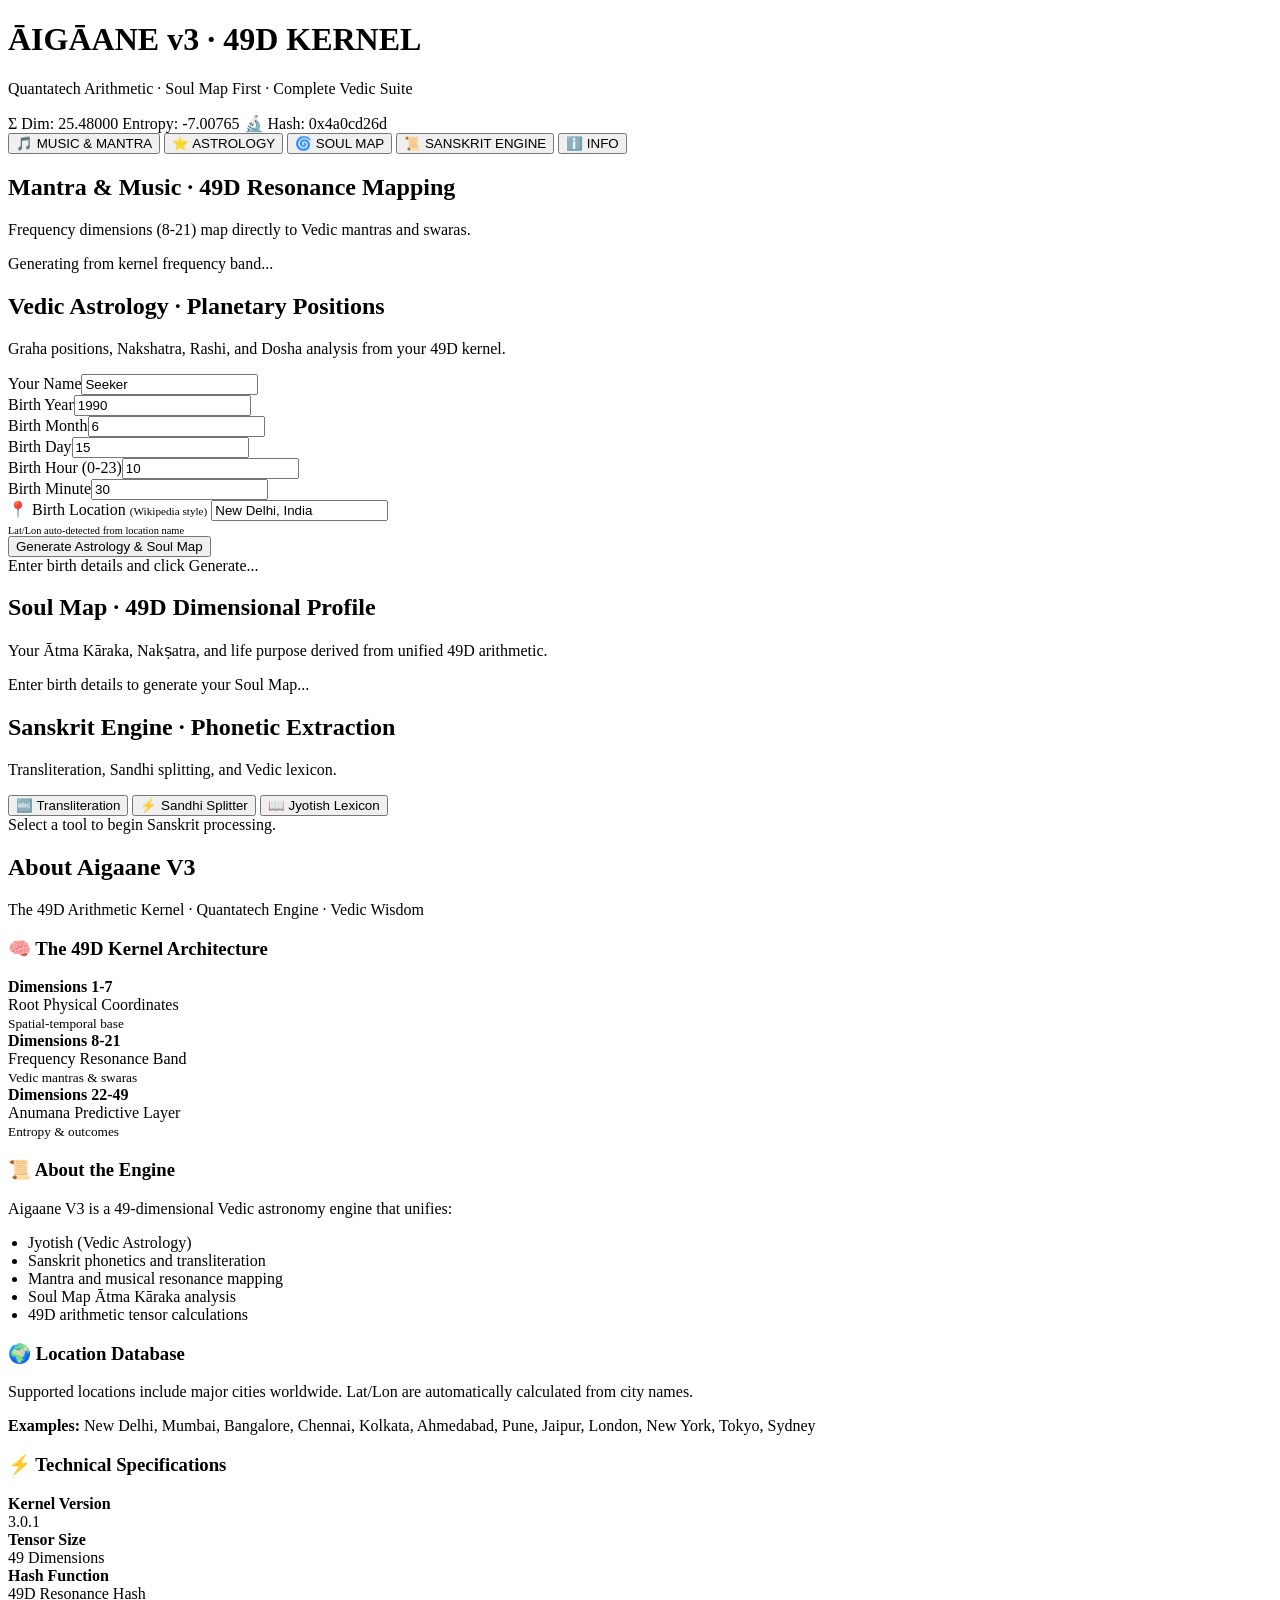
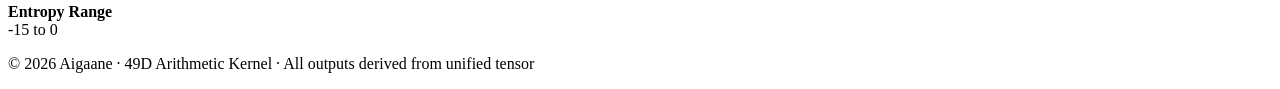
<file: parijat.html>
<!DOCTYPE html>
<html lang="en">
<head>
    <meta charset="UTF-8">
    <meta name="viewport" content="width=device-width, initial-scale=1.0, user-scalable=yes">
    <meta name="description" content="Aigaane V3 — 49D Vedic Astrology Engine | Soul Map First Architecture">
    <title>Aigaane V3 · 49D Vedic Kernel</title>
    <link href="https://fonts.googleapis.com/css2?family=Inter:opsz,wght@14..32,300;14..32,400;14..32,500;14..32,600;14..32,700&family=JetBrains+Mono:wght@400;500&display=swap" rel="stylesheet">
    <link rel="stylesheet" href="style.css">
</head>
<body>

<div class="app-grid">
    <!-- HEADER -->
    <header class="site-header">
        <div class="logo-block">
            <h1>ĀIGĀANE <span class="badge-49d">v3 · 49D KERNEL</span></h1>
            <p class="subhead">Quantatech Arithmetic · Soul Map First · Complete Vedic Suite</p>
        </div>
        <div class="kernel-stats" id="kernel-stats">
            <span class="stat"><span class="icon-cube"></span> Σ Dim: <span id="dim-sum">—</span></span>
            <span class="stat"><span class="icon-wave"></span> Entropy: <span id="anumana-entropy">—</span></span>
            <span class="stat mono">🔬 Hash: <span id="res-hash">—</span></span>
        </div>
    </header>

    <!-- TABS: 5 TABS -->
    <nav class="sharp-tabs">
        <button class="tab-btn active" data-tab="music">🎵 MUSIC & MANTRA</button>
        <button class="tab-btn" data-tab="astrology">⭐ ASTROLOGY</button>
        <button class="tab-btn" data-tab="soulmap">🌀 SOUL MAP</button>
        <button class="tab-btn" data-tab="sanskrit">📜 SANSKRIT ENGINE</button>
        <button class="tab-btn" data-tab="info">ℹ️ INFO</button>
    </nav>

    <!-- TAB PANES -->
    <main class="tab-container">
        
        <!-- TAB 1: MUSIC & MANTRA -->
        <div id="music" class="tab-pane active">
            <div class="panel-header">
                <h2><span class="icon-music"></span> Mantra & Music · 49D Resonance Mapping</h2>
                <p>Frequency dimensions (8-21) map directly to Vedic mantras and swaras.</p>
            </div>
            <div id="music-output" class="results-area">
                <div class="loading-placeholder">Generating from kernel frequency band...</div>
            </div>
        </div>

        <!-- TAB 2: ASTROLOGY -->
        <div id="astrology" class="tab-pane">
            <div class="panel-header">
                <h2><span class="icon-star"></span> Vedic Astrology · Planetary Positions</h2>
                <p>Graha positions, Nakshatra, Rashi, and Dosha analysis from your 49D kernel.</p>
            </div>
            <div class="form-card">
                <div class="form-grid">
                    <div class="input-field"><label>Your Name</label><input type="text" id="user-name" value="Seeker" placeholder="Enter your name"></div>
                    <div class="input-field"><label>Birth Year</label><input type="number" id="birth-year" value="1990"></div>
                    <div class="input-field"><label>Birth Month</label><input type="number" id="birth-month" value="6"></div>
                    <div class="input-field"><label>Birth Day</label><input type="number" id="birth-day" value="15"></div>
                    <div class="input-field"><label>Birth Hour (0-23)</label><input type="number" id="birth-hour" value="10"></div>
                    <div class="input-field"><label>Birth Minute</label><input type="number" id="birth-minute" value="30"></div>
                    <div class="input-field full-width">
                        <label>📍 Birth Location <span style="font-size:0.7rem;">(Wikipedia style)</span></label>
                        <input type="text" id="birth-location" value="New Delhi, India" placeholder="City, Country (e.g., Mumbai, India)">
                        <small style="display:block; font-size:0.65rem; margin-top:4px;">Lat/Lon auto-detected from location name</small>
                    </div>
                </div>
                <button id="recalc-kernel" class="btn-primary"><span class="icon-refresh"></span> Generate Astrology & Soul Map</button>
            </div>
            <div id="astrology-output" class="results-area">
                <div class="loading-placeholder">Enter birth details and click Generate...</div>
            </div>
        </div>

        <!-- TAB 3: SOUL MAP -->
        <div id="soulmap" class="tab-pane">
            <div class="panel-header">
                <h2><span class="icon-user"></span> Soul Map · 49D Dimensional Profile</h2>
                <p>Your Ātma Kāraka, Nakṣatra, and life purpose derived from unified 49D arithmetic.</p>
            </div>
            <div id="soulmap-output" class="results-area">
                <div class="loading-placeholder">Enter birth details to generate your Soul Map...</div>
            </div>
        </div>

        <!-- TAB 4: SANSKRIT ENGINE -->
        <div id="sanskrit" class="tab-pane">
            <div class="panel-header">
                <h2><span class="icon-book"></span> Sanskrit Engine · Phonetic Extraction</h2>
                <p>Transliteration, Sandhi splitting, and Vedic lexicon.</p>
            </div>
            <div class="toolbar">
                <button class="tool-btn" id="transliterate-btn">🔤 Transliteration</button>
                <button class="tool-btn" id="sandhi-btn">⚡ Sandhi Splitter</button>
                <button class="tool-btn" id="lexicon-btn">📖 Jyotish Lexicon</button>
            </div>
            <div id="sanskrit-output" class="results-area">
                <div class="info-card">Select a tool to begin Sanskrit processing.</div>
            </div>
        </div>

        <!-- TAB 5: INFO -->
        <div id="info" class="tab-pane">
            <div class="panel-header">
                <h2><span class="icon-info"></span> About Aigaane V3</h2>
                <p>The 49D Arithmetic Kernel · Quantatech Engine · Vedic Wisdom</p>
            </div>
            <div class="info-content">
                <div class="result-card">
                    <h3>🧠 The 49D Kernel Architecture</h3>
                    <div class="result-grid">
                        <div class="result-item"><strong>Dimensions 1-7</strong><br>Root Physical Coordinates<br><small>Spatial-temporal base</small></div>
                        <div class="result-item"><strong>Dimensions 8-21</strong><br>Frequency Resonance Band<br><small>Vedic mantras & swaras</small></div>
                        <div class="result-item"><strong>Dimensions 22-49</strong><br>Anumana Predictive Layer<br><small>Entropy & outcomes</small></div>
                    </div>
                </div>
                <div class="result-card">
                    <h3>📜 About the Engine</h3>
                    <p>Aigaane V3 is a 49-dimensional Vedic astronomy engine that unifies:</p>
                    <ul style="margin-top: 10px; padding-left: 20px;">
                        <li>Jyotish (Vedic Astrology)</li>
                        <li>Sanskrit phonetics and transliteration</li>
                        <li>Mantra and musical resonance mapping</li>
                        <li>Soul Map Ātma Kāraka analysis</li>
                        <li>49D arithmetic tensor calculations</li>
                    </ul>
                </div>
                <div class="result-card">
                    <h3>🌍 Location Database</h3>
                    <p>Supported locations include major cities worldwide. Lat/Lon are automatically calculated from city names.</p>
                    <p><strong>Examples:</strong> New Delhi, Mumbai, Bangalore, Chennai, Kolkata, Ahmedabad, Pune, Jaipur, London, New York, Tokyo, Sydney</p>
                </div>
                <div class="result-card">
                    <h3>⚡ Technical Specifications</h3>
                    <div class="result-grid">
                        <div class="result-item"><strong>Kernel Version</strong><br>3.0.1</div>
                        <div class="result-item"><strong>Tensor Size</strong><br>49 Dimensions</div>
                        <div class="result-item"><strong>Hash Function</strong><br>49D Resonance Hash</div>
                        <div class="result-item"><strong>Entropy Range</strong><br>-15 to 0</div>
                    </div>
                </div>
            </div>
        </div>
    </main>

    <footer class="site-footer">
        <p>© 2026 Aigaane · 49D Arithmetic Kernel · All outputs derived from unified tensor</p>
    </footer>
</div>

<script>
    // Location to Lat/Lon Database (Wikipedia style)
    const locationDatabase = {
        // India - Major Cities
        'new delhi': { lat: 28.6139, lon: 77.2090 },
        'delhi': { lat: 28.6139, lon: 77.2090 },
        'mumbai': { lat: 19.0760, lon: 72.8777 },
        'bombay': { lat: 19.0760, lon: 72.8777 },
        'bangalore': { lat: 12.9716, lon: 77.5946 },
        'bengaluru': { lat: 12.9716, lon: 77.5946 },
        'chennai': { lat: 13.0827, lon: 80.2707 },
        'kolkata': { lat: 22.5726, lon: 88.3639 },
        'ahmedabad': { lat: 23.0225, lon: 72.5714 },
        'pune': { lat: 18.5204, lon: 73.8567 },
        'jaipur': { lat: 26.9124, lon: 75.7873 },
        'hyderabad': { lat: 17.3850, lon: 78.4867 },
        'lucknow': { lat: 26.8467, lon: 80.9462 },
        'surat': { lat: 21.1702, lon: 72.8311 },
        'kanpur': { lat: 26.4499, lon: 80.3319 },
        'nagpur': { lat: 21.1458, lon: 79.0882 },
        'indore': { lat: 22.7196, lon: 75.8577 },
        'bhopal': { lat: 23.2599, lon: 77.4126 },
        'patna': { lat: 25.5941, lon: 85.1376 },
        'vadodara': { lat: 22.3072, lon: 73.1812 },
        // International
        'london': { lat: 51.5074, lon: -0.1278 },
        'new york': { lat: 40.7128, lon: -74.0060 },
        'los angeles': { lat: 34.0522, lon: -118.2437 },
        'chicago': { lat: 41.8781, lon: -87.6298 },
        'toronto': { lat: 43.6532, lon: -79.3832 },
        'sydney': { lat: -33.8688, lon: 151.2093 },
        'melbourne': { lat: -37.8136, lon: 144.9631 },
        'tokyo': { lat: 35.6762, lon: 139.6503 },
        'shanghai': { lat: 31.2304, lon: 121.4737 },
        'beijing': { lat: 39.9042, lon: 116.4074 },
        'singapore': { lat: 1.3521, lon: 103.8198 },
        'dubai': { lat: 25.2048, lon: 55.2708 },
        'istanbul': { lat: 41.0082, lon: 28.9784 },
        'berlin': { lat: 52.5200, lon: 13.4050 },
        'paris': { lat: 48.8566, lon: 2.3522 },
        'rome': { lat: 41.9028, lon: 12.4964 },
        'cairo': { lat: 30.0444, lon: 31.2357 }
    };

    // Get coordinates from location name
    function getCoordinatesFromLocation(locationName) {
        if (!locationName || locationName.trim() === '') {
            return { lat: 28.6139, lon: 77.2090 };
        }
        const normalized = locationName.toLowerCase().trim();
        if (locationDatabase[normalized]) {
            return locationDatabase[normalized];
        }
        for (const [key, value] of Object.entries(locationDatabase)) {
            if (normalized.includes(key)) {
                return value;
            }
        }
        return { lat: 28.6139, lon: 77.2090 };
    }

    // Update hidden lat/lon fields
    function updateLocationDisplay() {
        const locationInput = document.getElementById('birth-location');
        if (locationInput && locationInput.value) {
            const coords = getCoordinatesFromLocation(locationInput.value);
            let latInput = document.getElementById('birth-lat');
            let lonInput = document.getElementById('birth-lon');
            if (!latInput) {
                const formGrid = document.querySelector('#astrology .form-grid');
                if (formGrid) {
                    const hiddenLat = document.createElement('input');
                    hiddenLat.type = 'hidden';
                    hiddenLat.id = 'birth-lat';
                    hiddenLat.value = coords.lat;
                    const hiddenLon = document.createElement('input');
                    hiddenLon.type = 'hidden';
                    hiddenLon.id = 'birth-lon';
                    hiddenLon.value = coords.lon;
                    formGrid.appendChild(hiddenLat);
                    formGrid.appendChild(hiddenLon);
                    latInput = hiddenLat;
                    lonInput = hiddenLon;
                }
            } else {
                latInput.value = coords.lat;
                lonInput.value = coords.lon;
            }
        }
    }

    // Tab switching
    document.querySelectorAll('.tab-btn').forEach(btn => {
        btn.addEventListener('click', () => {
            document.querySelectorAll('.tab-btn').forEach(b => b.classList.remove('active'));
            document.querySelectorAll('.tab-pane').forEach(p => p.classList.remove('active'));
            btn.classList.add('active');
            const tabId = btn.getAttribute('data-tab');
            document.getElementById(tabId).classList.add('active');
        });
    });

    // Initialize
    document.addEventListener('DOMContentLoaded', async () => {
        updateLocationDisplay();
        
        const locationInput = document.getElementById('birth-location');
        if (locationInput) {
            locationInput.addEventListener('change', updateLocationDisplay);
            locationInput.addEventListener('blur', updateLocationDisplay);
        }
        
        if (window.Quantatech) {
            await window.Quantatech.init();
        }
        
        const recalcBtn = document.getElementById('recalc-kernel');
        if (recalcBtn) {
            recalcBtn.addEventListener('click', () => {
                updateLocationDisplay();
                const birth = {
                    name: document.getElementById('user-name')?.value || 'Seeker',
                    year: parseInt(document.getElementById('birth-year')?.value || 1990),
                    month: parseInt(document.getElementById('birth-month')?.value || 6),
                    day: parseInt(document.getElementById('birth-day')?.value || 15),
                    hour: parseInt(document.getElementById('birth-hour')?.value || 10),
                    minute: parseInt(document.getElementById('birth-minute')?.value || 30),
                    lat: parseFloat(document.getElementById('birth-lat')?.value || 28.6139),
                    lon: parseFloat(document.getElementById('birth-lon')?.value || 77.2090)
                };
                if (window.Quantatech) window.Quantatech.recompute(birth);
                if (window.MusicMantra) window.MusicMantra.render();
                if (window.AstrologyEngine) window.AstrologyEngine.render();
                if (window.SoulMap) window.SoulMap.render();
            });
        }
    });
</script>

<script src="engine/quantatech.js"></script>
<script src="tabs/music-mantra.js"></script>
<script src="tabs/astrology.js"></script>
<script src="tabs/soul-map.js"></script>
<script src="tabs/sanskrit.js"></script>
</body>
</html>
</file>
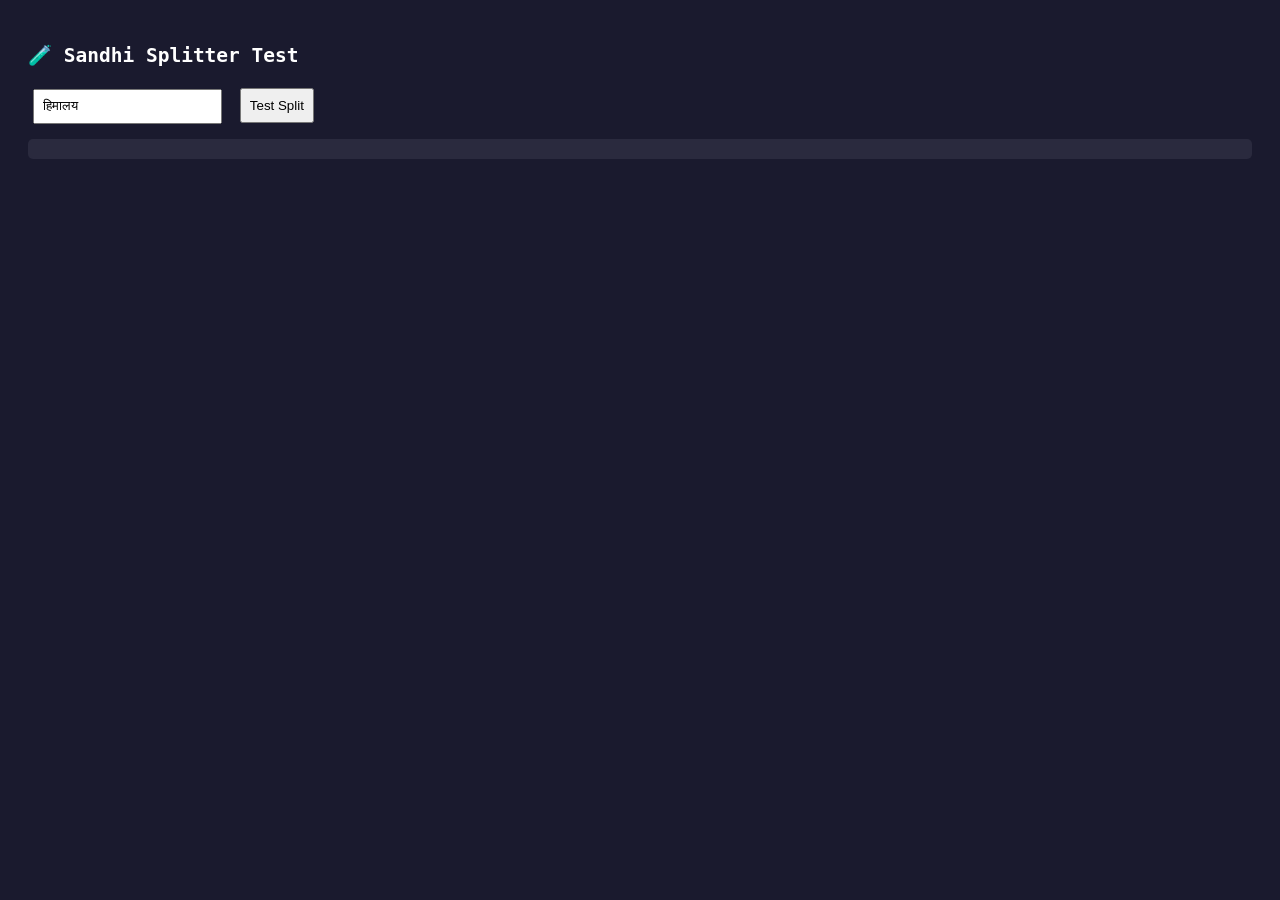
<file: test_sandhi.html>
﻿<!DOCTYPE html>
<html>
<head><title>Sandhi Splitter Test</title>
<style>
body { font-family: monospace; padding: 20px; background: #1a1a2e; color: white; }
input, button { padding: 8px; margin: 5px; }
.result { background: #2a2a3e; padding: 10px; margin-top: 10px; border-radius: 5px; }
</style>
</head>
<body>
<h2>🧪 Sandhi Splitter Test</h2>
<input type="text" id="word" placeholder="Enter Sanskrit word" value="हिमालय">
<button onclick="testSandhi()">Test Split</button>
<div id="result" class="result"></div>

<script>
// Simplified version for testing
const devToIast = {
    'अ':'a','आ':'ā','इ':'i','ई':'ī','उ':'u','ऊ':'ū','ऋ':'ṛ','ॠ':'ṝ',
    'ऌ':'ḷ','ॡ':'ḹ','ए':'e','ऐ':'ai','ओ':'o','औ':'au','ं':'ṃ','ः':'ḥ',
    'क':'k','ख':'kh','ग':'g','घ':'gh','ङ':'ṅ','च':'c','छ':'ch','ज':'j',
    'झ':'jh','ञ':'ñ','ट':'ṭ','ठ':'ṭh','ड':'ḍ','ढ':'ḍh','ण':'ṇ','त':'t',
    'थ':'th','द':'d','ध':'dh','न':'n','प':'p','फ':'ph','ब':'b','भ':'bh',
    'म':'m','य':'y','र':'r','ल':'l','व':'v','श':'ś','ष':'ṣ','स':'s','ह':'h'
};

function toIAST(text) {
    let result = '';
    for (let ch of text) result += devToIast[ch] || ch;
    return result;
}

function testSandhi() {
    const word = document.getElementById('word').value;
    const iast = toIAST(word);
    document.getElementById('result').innerHTML = `
        <strong>Input:</strong> ${word}<br>
        <strong>IAST:</strong> ${iast}<br>
        <strong>Possible splits:</strong><br>
        • ${iast.slice(0, -2)} + ${iast.slice(-2)}<br>
        • ${iast.slice(0, -3)} + ${iast.slice(-3)}<br>
        • ${iast.slice(0, -4)} + ${iast.slice(-4)}
    `;
}
</script>
</body>
</html>
</file>
<file: style.css>
﻿[PASTE THE ENTIRE CSS CODE ABOVE HERE]
</file>
